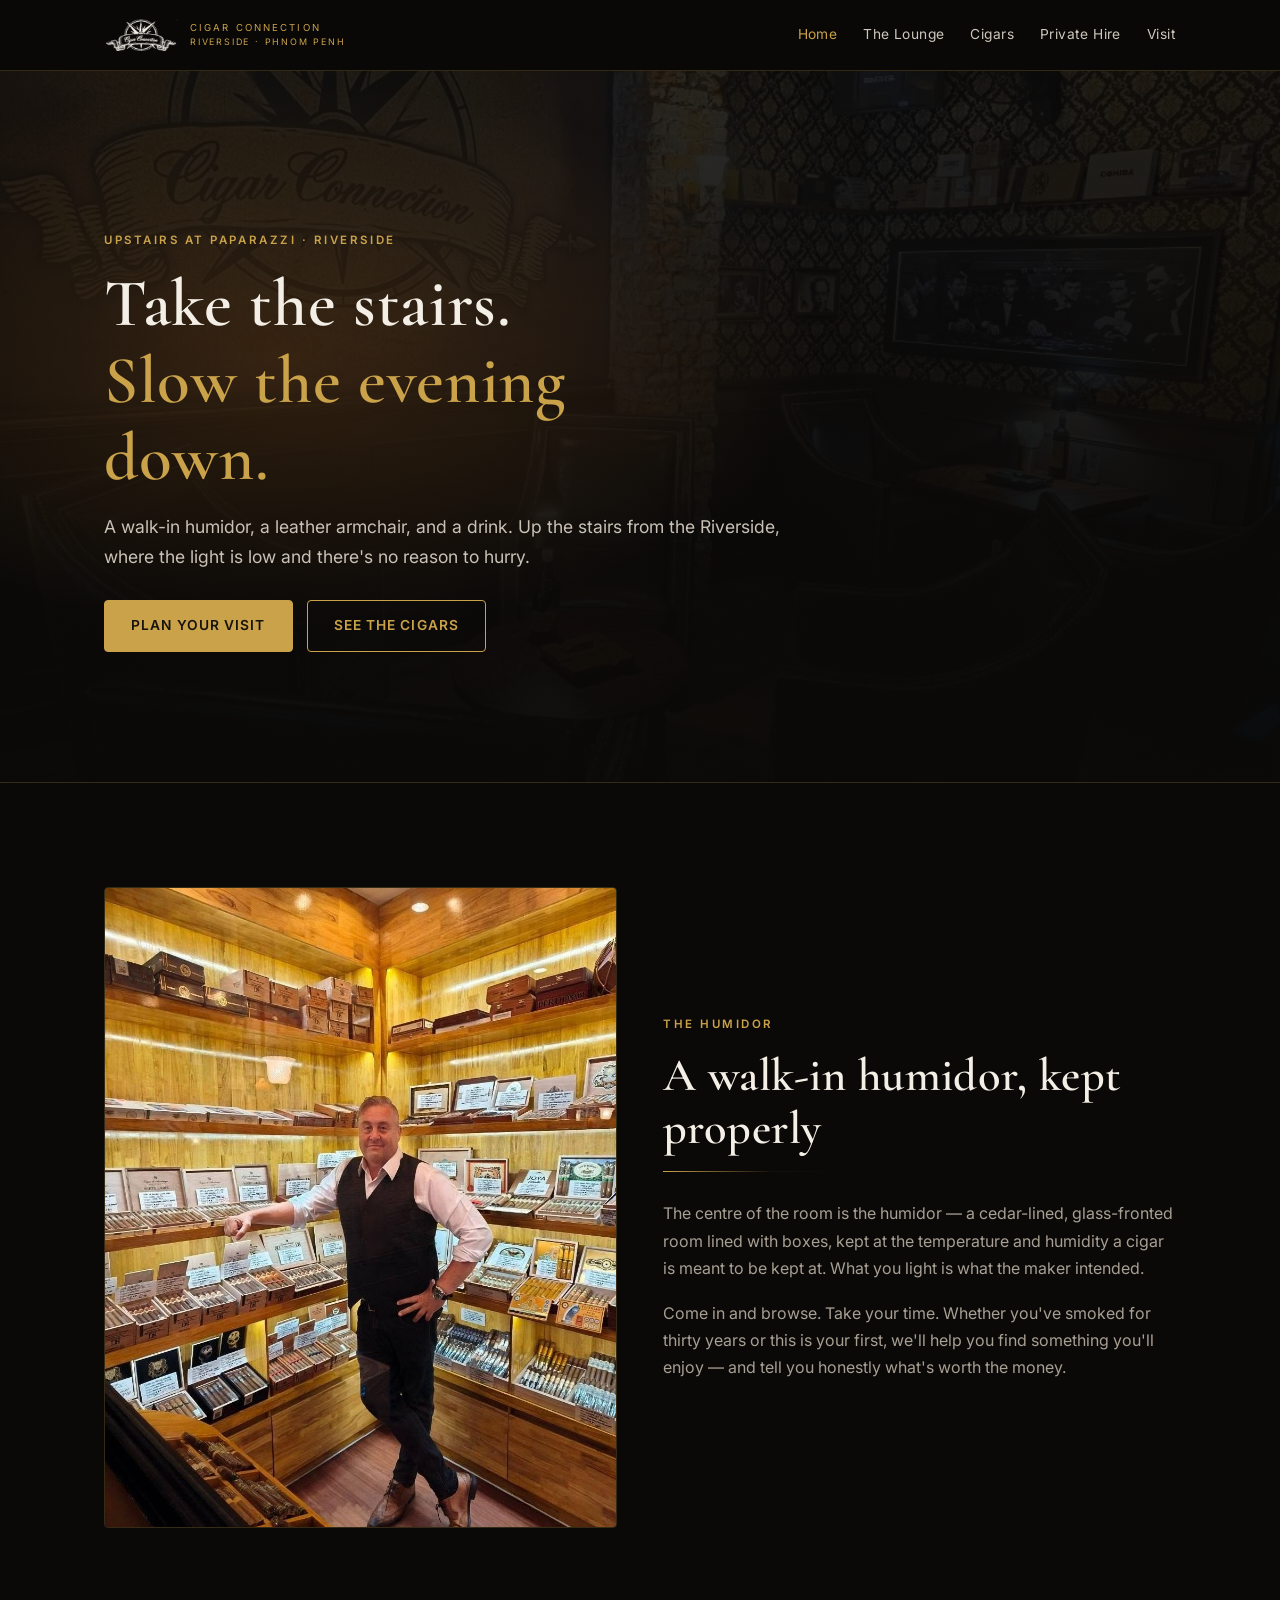
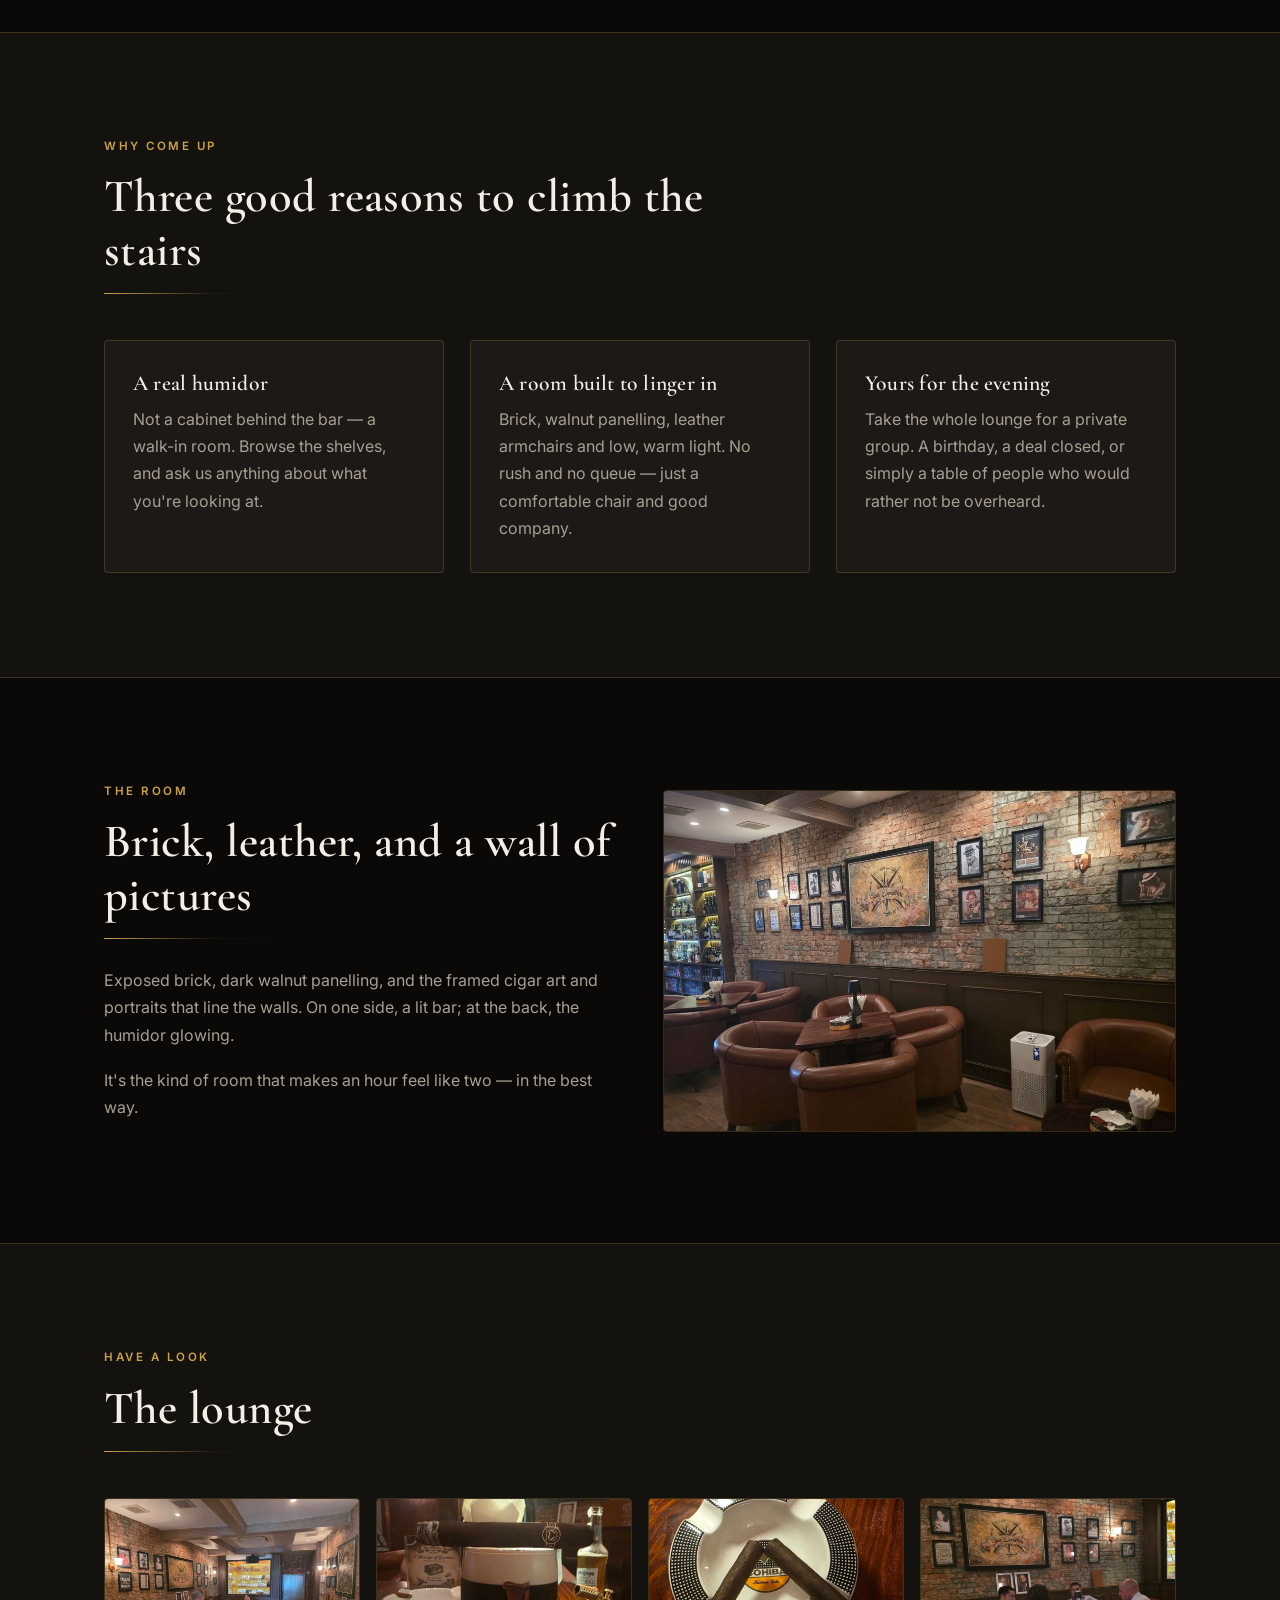
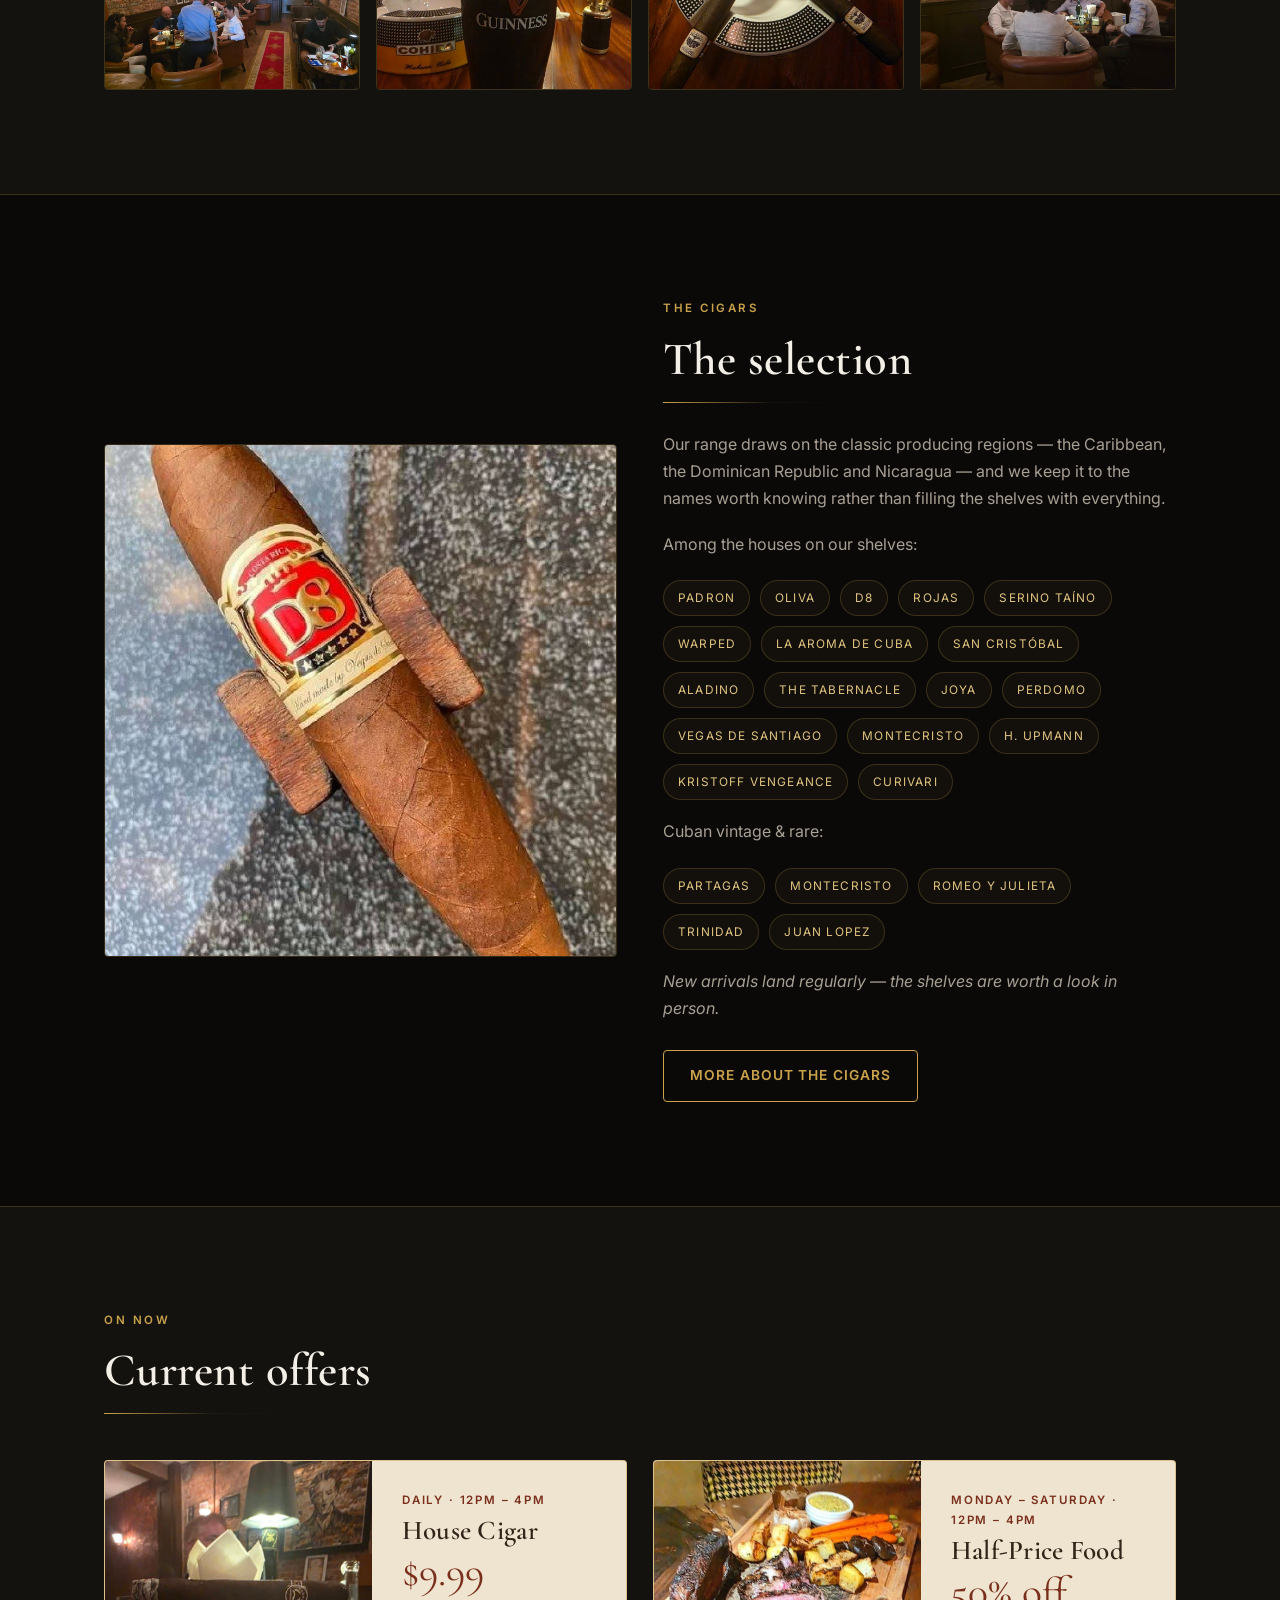
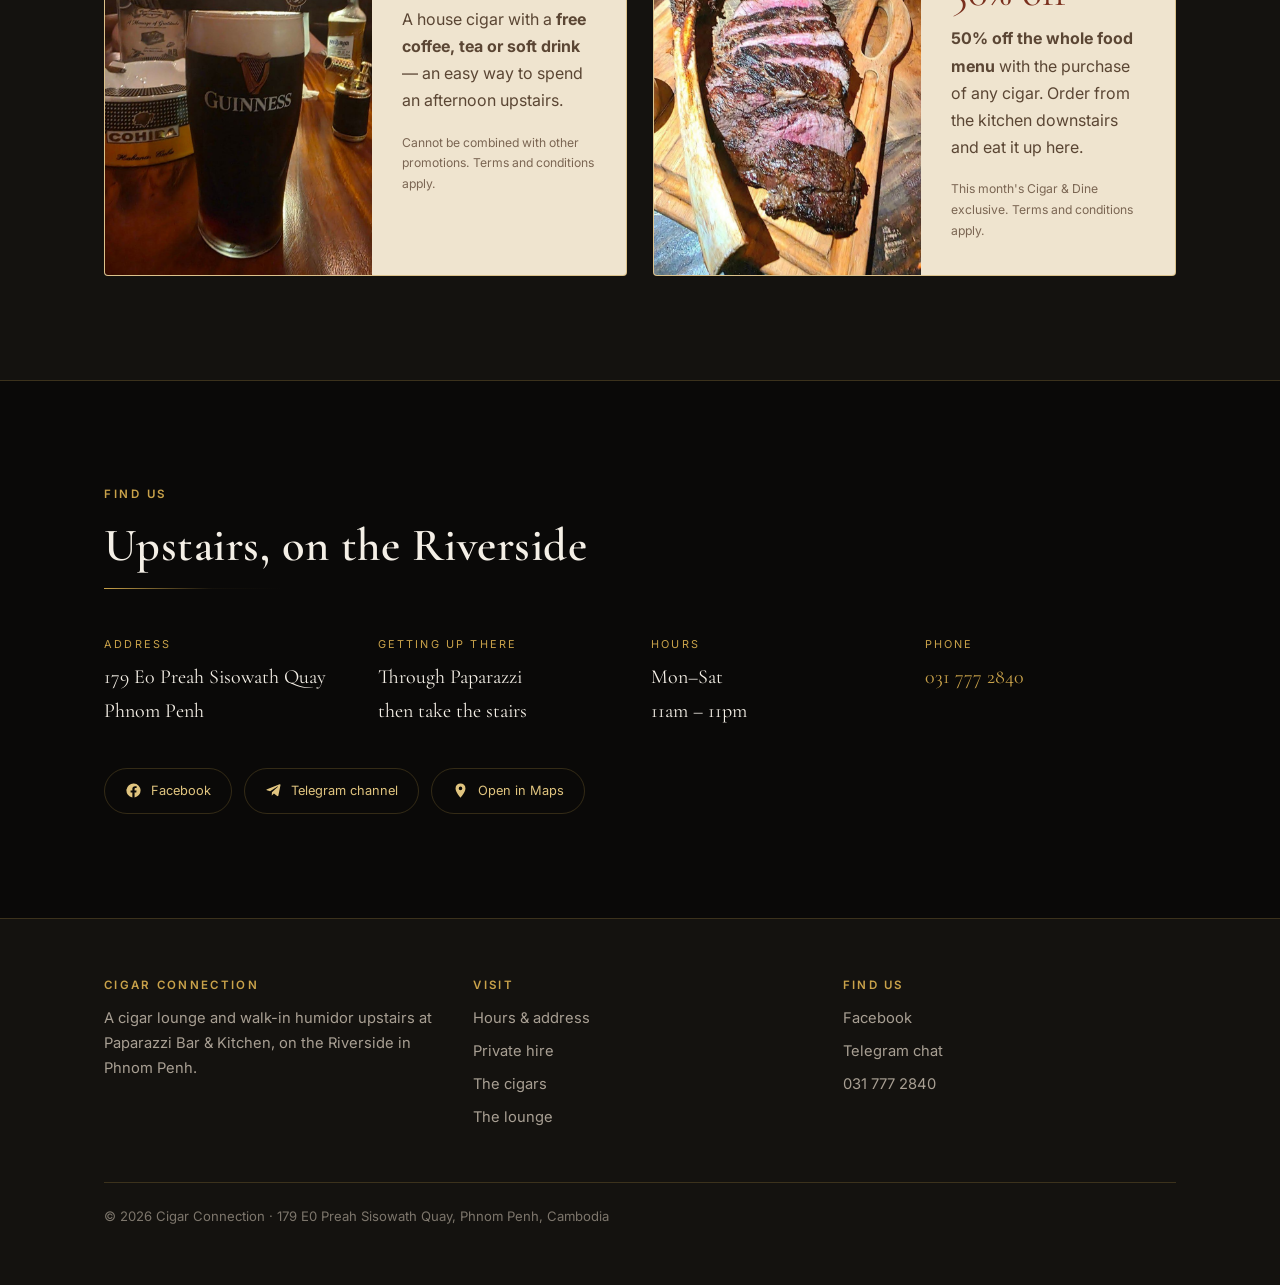
<file: index.html>
<!DOCTYPE html>
<html lang="en">
<head>
  <meta charset="UTF-8" />
  <script>document.documentElement.className += ' js';</script>
  <meta name="viewport" content="width=device-width, initial-scale=1.0" />
  <title>Cigar Connection | Cigar Lounge &amp; Walk-In Humidor — Riverside, Phnom Penh</title>
  <meta name="description" content="Cigar Connection is the cigar lounge upstairs at Paparazzi on Phnom Penh's Riverside — a walk-in humidor, leather armchairs, whisky and cigars, and a quiet corner over the river." />
  <meta name="theme-color" content="#0a0908" />

  <meta property="og:type" content="website" />
  <meta property="og:title" content="Cigar Connection — Cigar Lounge, Riverside Phnom Penh" />
  <meta property="og:description" content="A walk-in humidor and a leather armchair upstairs at Paparazzi, on the Riverside." />
  <meta property="og:image" content="https://cigarconnectionpp.com/images/lounge-full.jpg" />

  <link rel="icon" href="favicon.png" />
  <link rel="preconnect" href="https://fonts.googleapis.com" />
  <link rel="preconnect" href="https://fonts.gstatic.com" crossorigin />
  <link href="https://fonts.googleapis.com/css2?family=Cormorant+Garamond:wght@500;600;700&family=Inter:wght@400;500;600;700&display=swap" rel="stylesheet" />
  <link rel="stylesheet" href="style.css" />

  <!-- Local SEO. Facts marked TBC are pending confirmation from the client. -->
  <script type="application/ld+json">
  {
    "@context": "https://schema.org",
    "@type": "BarOrPub",
    "name": "Cigar Connection",
    "description": "Cigar lounge and walk-in humidor upstairs at Paparazzi Bar & Kitchen, Riverside, Phnom Penh. A selection of Dominican, Caribbean and Nicaraguan cigars, spirits and wine, and private group hire.",
    "image": "https://cigarconnectionpp.com/images/lounge-full.jpg",
    "url": "https://cigarconnectionpp.com/",
    "hasMap": "https://www.google.com/maps/place/Cigar+Connection+@Paparazzi/@11.5726712,104.9264021,1125m/data=!3m2!1e3!4b1!4m6!3m5!1s0x310951003bdbff75:0xdc2b93c112806539!8m2!3d11.572666!4d104.928977!16s%2Fg%2F11ltjxxmj7",
    "geo": {
      "@type": "GeoCoordinates",
      "latitude": 11.572666,
      "longitude": 104.928977
    },
    "priceRange": "$$",
    "address": {
      "@type": "PostalAddress",
      "streetAddress": "179 E0 Preah Sisowath Quay",
      "addressLocality": "Phnom Penh",
      "addressCountry": "KH"
    },
    "telephone": "+855 31 777 2840",
    "openingHoursSpecification": [{
      "@type": "OpeningHoursSpecification",
      "dayOfWeek": ["Monday","Tuesday","Wednesday","Thursday","Friday","Saturday"],
      "opens": "11:00",
      "closes": "23:00"
    }],
    "acceptsReservations": "True",
    "sameAs": [
      "https://t.me/cigarconnectionpp_bot",
      "https://www.facebook.com/CigarConnectionKH",
      "https://t.me/cigarconnectionphnompenh",
      "https://www.google.com/maps/place/Cigar+Connection+@Paparazzi/@11.5726712,104.9264021,1125m/data=!3m2!1e3!4b1!4m6!3m5!1s0x310951003bdbff75:0xdc2b93c112806539!8m2!3d11.572666!4d104.928977!16s%2Fg%2F11ltjxxmj7"
    ]
  }
  </script>
  <link rel="canonical" href="https://cigarconnectionpp.com/" />
  <meta property="og:url" content="https://cigarconnectionpp.com/" />
  <link rel="apple-touch-icon" href="images/apple-touch-icon.png" />
</head>
<body>
  <a href="#main" class="skip-link">Skip to content</a>

  <header class="site-header">
    <div class="wrap">
      <a href="index.html" class="brand">
        <img src="images/logo-light.png" alt="" class="brand-logo" />
        <span class="brand-text">Cigar Connection<span>Riverside · Phnom Penh</span></span>
      </a>
      <nav class="nav" id="main-nav" aria-label="Main">
        <a href="index.html" aria-current="page">Home</a>
        <a href="the-lounge.html">The Lounge</a>
        <a href="cigars.html">Cigars</a>
        <a href="private-hire.html">Private Hire</a>
        <a href="visit.html">Visit</a>
      </nav>
        <button class="nav-toggle" type="button" aria-label="Menu"
                aria-expanded="false" aria-controls="main-nav">
          <span class="nav-toggle-bars" aria-hidden="true"><i></i><i></i><i></i></span>
        </button>
    </div>
  </header>

  <main id="main">

    <!-- ============ HERO ============ -->
    <section class="hero">
      <img src="images/hero-lounge.jpg" alt="The Cigar Connection lounge: the compass logo painted on the wall above brown leather armchairs" class="photo photo-hero" / decoding="async" decoding="async" fetchpriority="high">
      <div class="wrap">
        <p class="kicker">Upstairs at Paparazzi · Riverside</p>
        <h1>Take the stairs. <span class="brass">Slow the evening down.</span></h1>
        <p class="lede">
          A walk-in humidor, a leather armchair, and a drink. Up the stairs from the Riverside,
          where the light is low and there's no reason to hurry.
        </p>
        <div class="cta-row">
          <a href="visit.html" class="btn">Plan your visit</a>
          <a href="cigars.html" class="btn btn-ghost">See the cigars</a>
        </div>
      </div>
    </section>

    <!-- ============ THE HUMIDOR ============ -->
    <section>
      <div class="wrap feature">
        <div class="feature-media">
          <img src="images/humidor-interior.jpg" alt="Inside the walk-in humidor at Cigar Connection, wooden shelves lined with boxes of cigars" class="photo photo-tall" / decoding="async" loading="lazy" decoding="async">
        </div>
        <div>
          <p class="kicker">The humidor</p>
          <h2>A walk-in humidor, kept properly</h2>
          <hr class="rule" />
          <p>
            The centre of the room is the humidor — a cedar-lined, glass-fronted room lined with
            boxes, kept at the temperature and humidity a cigar is meant to be kept at. What you
            light is what the maker intended.
          </p>
          <p>
            Come in and browse. Take your time. Whether you've smoked for thirty years or this is
            your first, we'll help you find something you'll enjoy — and tell you honestly what's
            worth the money.
          </p>
        </div>
      </div>
    </section>

    <!-- ============ THREE REASONS ============ -->
    <section class="section-alt">
      <div class="wrap">
        <div class="section-head">
          <p class="kicker">Why come up</p>
          <h2>Three good reasons to climb the stairs</h2>
          <hr class="rule" />
        </div>
        <div class="grid grid-3">
          <article class="card">
            <h3>A real humidor</h3>
            <p>
              Not a cabinet behind the bar — a walk-in room. Browse the shelves, and ask us
              anything about what you're looking at.
            </p>
          </article>
          <article class="card">
            <h3>A room built to linger in</h3>
            <p>
              Brick, walnut panelling, leather armchairs and low, warm light. No rush and no
              queue — just a comfortable chair and good company.
            </p>
          </article>
          <article class="card">
            <h3>Yours for the evening</h3>
            <p>
              Take the whole lounge for a private group. A birthday, a deal closed, or simply a
              table of people who would rather not be overheard.
            </p>
          </article>
        </div>
      </div>
    </section>

    <!-- ============ THE ROOM ============ -->
    <section>
      <div class="wrap feature flip">
        <div class="feature-media">
          <img src="images/room-wide.jpg" alt="The brick wall of the lounge hung with framed vintage cigar artwork and portraits, with leather armchairs below and a lit bar to one side" class="photo photo-wide" / decoding="async" loading="lazy" decoding="async">
        </div>
        <div>
          <p class="kicker">The room</p>
          <h2>Brick, leather, and a wall of pictures</h2>
          <hr class="rule" />
          <p>
            Exposed brick, dark walnut panelling, and the framed cigar art and portraits that
            line the walls. On one side, a lit bar; at the back, the humidor glowing.
          </p>
          <p>
            It's the kind of room that makes an hour feel like two — in the best way.
          </p>
        </div>
      </div>
    </section>

    <!-- ============ GALLERY ============ -->
    <section class="section-alt">
      <div class="wrap">
        <div class="section-head">
          <p class="kicker">Have a look</p>
          <h2>The lounge</h2>
          <hr class="rule" />
        </div>
        <div class="gallery">
          <img src="images/lounge-full.jpg" alt="The Cigar Connection lounge in the evening, guests smoking cigars in leather armchairs with the humidor lit at the back of the room" class="photo" / decoding="async" loading="lazy" decoding="async">
          <img src="images/pairing-guinness.jpg" alt="A pint of Guinness on a wooden table beside a large cigar resting on a Cohiba ashtray" class="photo" / decoding="async" loading="lazy" decoding="async">
          <img src="images/cigars-pair.jpg" alt="Two cigars resting crossed on a Cohiba ashtray on a polished wooden table" class="photo" / decoding="async" loading="lazy" decoding="async">
          <img src="images/lounge-group.jpg" alt="Guests seated in leather armchairs around a table beneath the framed Cigar Connection artwork" class="photo" / decoding="async" loading="lazy" decoding="async">
        </div>
      </div>
    </section>

    <!-- ============ CIGARS ============ -->
    <section>
      <div class="wrap feature">
        <div class="feature-media">
          <img src="images/cigar-single.jpg" alt="A cigar resting on a wooden stand, band visible" class="photo photo-square" / decoding="async" loading="lazy" decoding="async">
        </div>
        <div>
          <p class="kicker">The cigars</p>
          <h2>The selection</h2>
          <hr class="rule" />
          <p>
            Our range draws on the classic producing regions — the Caribbean, the Dominican
            Republic and Nicaragua — and we keep it to the names worth knowing rather than
            filling the shelves with everything.
          </p>
          <p style="margin-bottom:6px">Among the houses on our shelves:</p>
          <ul class="chips">
            <li>Padron</li>
            <li>Oliva</li>
            <li>D8</li>
            <li>Rojas</li>
            <li>Serino Taíno</li>
            <li>Warped</li>
            <li>La Aroma de Cuba</li>
            <li>San Cristóbal</li>
            <li>Aladino</li>
            <li>The Tabernacle</li>
            <li>Joya</li>
            <li>Perdomo</li>
            <li>Vegas de Santiago</li>
            <li>Montecristo</li>
            <li>H. Upmann</li>
            <li>Kristoff Vengeance</li>
            <li>Curivari</li>
          </ul>
          <p style="margin-bottom:6px;margin-top:18px">Cuban vintage &amp; rare:</p>
          <ul class="chips">
            <li>Partagas</li>
            <li>Montecristo</li>
            <li>Romeo y Julieta</li>
            <li>Trinidad</li>
            <li>Juan Lopez</li>
          </ul>
          <p class="offer-fine" style="color:var(--muted);margin-top:18px">
            <em>New arrivals land regularly — the shelves are worth a look in person.</em>
          </p>
          <div class="cta-row">
            <a href="cigars.html" class="btn btn-ghost">More about the cigars</a>
          </div>
        </div>
      </div>
    </section>

    <!-- ============ OFFERS ============ -->
    <section class="section-alt">
      <div class="wrap">
        <div class="section-head">
          <p class="kicker">On now</p>
          <h2>Current offers</h2>
          <hr class="rule" />
        </div>

        <div class="grid grid-2">
          <div class="offer">
            <img src="images/pairing-guinness.jpg" alt="A cigar and a pint of Guinness on the table" / decoding="async" loading="lazy" decoding="async">
            <div class="offer-body">
              <p class="offer-when">Daily · 12pm – 4pm</p>
              <h3>House Cigar</h3>
              <p class="offer-price">$9.99</p>
              <p>
                A house cigar with a <strong>free coffee, tea or soft drink</strong> — an easy
                way to spend an afternoon upstairs.
              </p>
              <p class="offer-fine">Cannot be combined with other promotions. Terms and conditions apply.</p>
            </div>
          </div>

          <div class="offer">
            <img src="images/food-steak.jpg" alt="Grilled steak served on a wooden board" / decoding="async" loading="lazy" decoding="async">
            <div class="offer-body">
              <p class="offer-when">Monday – Saturday · 12pm – 4pm</p>
              <h3>Half-Price Food</h3>
              <p class="offer-price">50% off</p>
              <p>
                <strong>50% off the whole food menu</strong> with the purchase of any cigar.
                Order from the kitchen downstairs and eat it up here.
              </p>
              <!-- TBC: the client's poster says "September Cigar & Dine Exclusive" — this is a
                   monthly promotion, so the month must be updated or the copy generalised. -->
              <p class="offer-fine">This month's Cigar &amp; Dine exclusive. Terms and conditions apply.</p>
            </div>
          </div>
        </div>
      </div>
    </section>

    <!-- ============ VISIT ============ -->
    <section>
      <div class="wrap">
        <div class="section-head">
          <p class="kicker">Find us</p>
          <h2>Upstairs, on the Riverside</h2>
          <hr class="rule" />
        </div>
        <div class="facts">
          <div>
            <p class="fact-label">Address</p>
            <p class="fact-value">179 E0 Preah Sisowath Quay<br />Phnom Penh</p>
          </div>
          <div>
            <p class="fact-label">Getting up there</p>
            <!-- TBC: confirm the entrance route with the client -->
            <p class="fact-value">Through Paparazzi<br />then take the stairs</p>
          </div>
          <div>
            <p class="fact-label">Hours</p>
            <!-- TBC: Paparazzi's hours — confirm the lounge keeps the same -->
            <p class="fact-value">Mon–Sat<br />11am – 11pm</p>
          </div>
          <div>
            <p class="fact-label">Phone</p>
            <p class="fact-value"><a href="tel:+855317772840">031 777 2840</a></p>
          </div>
        </div>

        <div class="socials">
          <a href="https://www.facebook.com/CigarConnectionKH" target="_blank" rel="noopener">
            <svg viewBox="0 0 24 24" aria-hidden="true"><path d="M22 12a10 10 0 1 0-11.6 9.9v-7H7.9V12h2.5V9.8c0-2.5 1.5-3.9 3.8-3.9 1.1 0 2.2.2 2.2.2v2.5h-1.3c-1.2 0-1.6.8-1.6 1.6V12h2.8l-.4 2.9h-2.4v7A10 10 0 0 0 22 12Z"/></svg>
            Facebook
          </a>
          <a href="https://t.me/cigarconnectionpp_bot" target="_blank" rel="noopener">
            <svg viewBox="0 0 24 24" aria-hidden="true"><path d="M21.9 4.3 18.9 19c-.2 1-.8 1.2-1.7.8l-4.6-3.4-2.2 2.1c-.3.3-.5.5-.9.5l.3-4.7 8.5-7.7c.4-.3-.1-.5-.6-.2L7.2 12.9l-4.5-1.4c-1-.3-1-1 .2-1.4l17.6-6.8c.8-.3 1.6.2 1.4 1Z"/></svg>
            Telegram channel
          </a>
          <a href="https://www.google.com/maps/place/Cigar+Connection+@Paparazzi/@11.5726712,104.9264021,1125m/data=!3m2!1e3!4b1!4m6!3m5!1s0x310951003bdbff75:0xdc2b93c112806539!8m2!3d11.572666!4d104.928977!16s%2Fg%2F11ltjxxmj7" target="_blank" rel="noopener">
            <svg viewBox="0 0 24 24" aria-hidden="true"><path d="M12 2a7 7 0 0 0-7 7c0 5.2 7 13 7 13s7-7.8 7-13a7 7 0 0 0-7-7Zm0 9.5A2.5 2.5 0 1 1 12 6.5a2.5 2.5 0 0 1 0 5Z"/></svg>
            Open in Maps
          </a>
        </div>
      </div>
    </section>

  </main>

  <footer class="site-footer">
    <div class="wrap">
      <div class="footer-grid">
        <div>
          <h3>Cigar Connection</h3>
          <p style="margin:0;color:var(--muted)">
            A cigar lounge and walk-in humidor upstairs at Paparazzi Bar &amp; Kitchen,
            on the Riverside in Phnom Penh.
          </p>
        </div>
        <div>
          <h3>Visit</h3>
          <a href="visit.html">Hours &amp; address</a>
          <a href="private-hire.html">Private hire</a>
          <a href="cigars.html">The cigars</a>
          <a href="the-lounge.html">The lounge</a>
        </div>
        <div>
          <h3>Find us</h3>
          <a href="https://www.facebook.com/CigarConnectionKH" target="_blank" rel="noopener">Facebook</a>
          <a href="https://t.me/cigarconnectionpp_bot" target="_blank" rel="noopener">Telegram chat</a>
          <a href="tel:+855317772840">031 777 2840</a>
        </div>
      </div>
      <p class="footer-legal">
        &copy; <span id="year">2026</span> Cigar Connection · 179 E0 Preah Sisowath Quay, Phnom Penh, Cambodia
      </p>
    </div>
  </footer>

  <script>document.getElementById('year').textContent = new Date().getFullYear();</script>
  <script src="nav.js" defer></script>
</body>
</html>
</file>
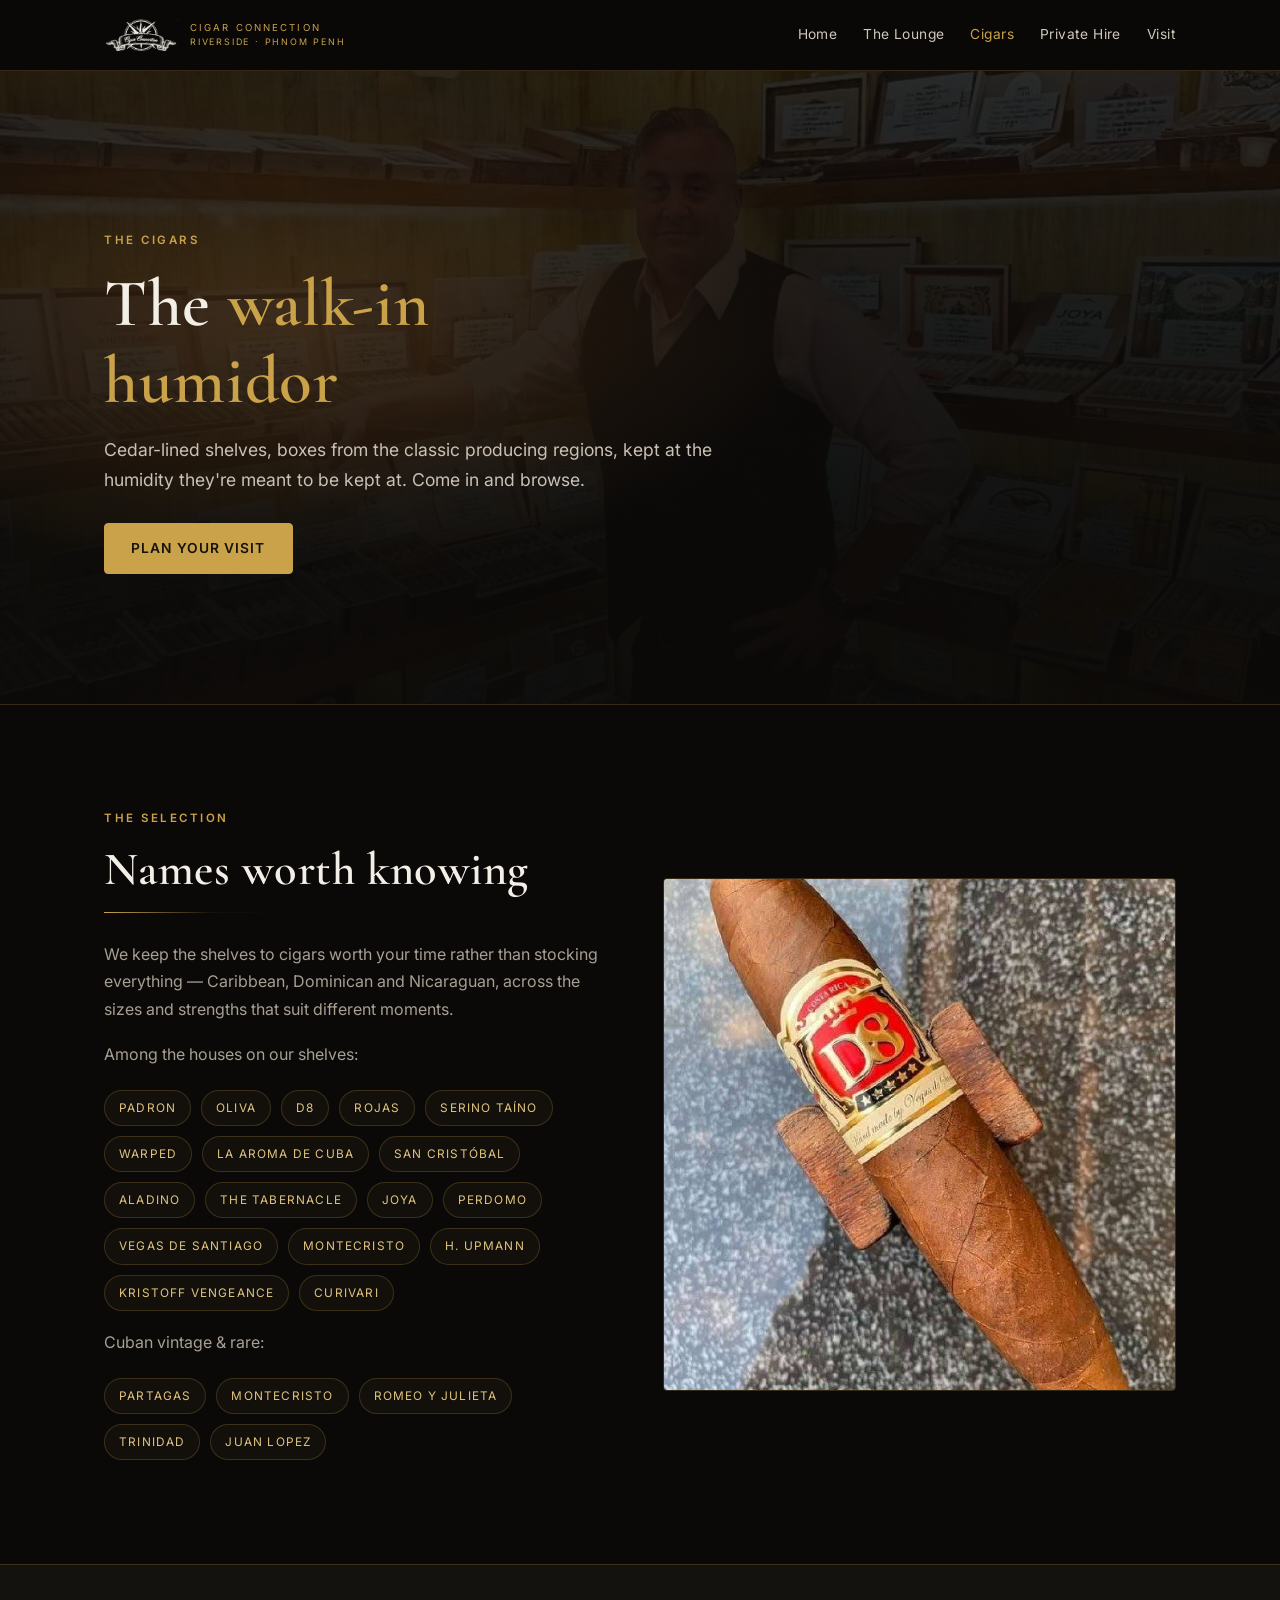
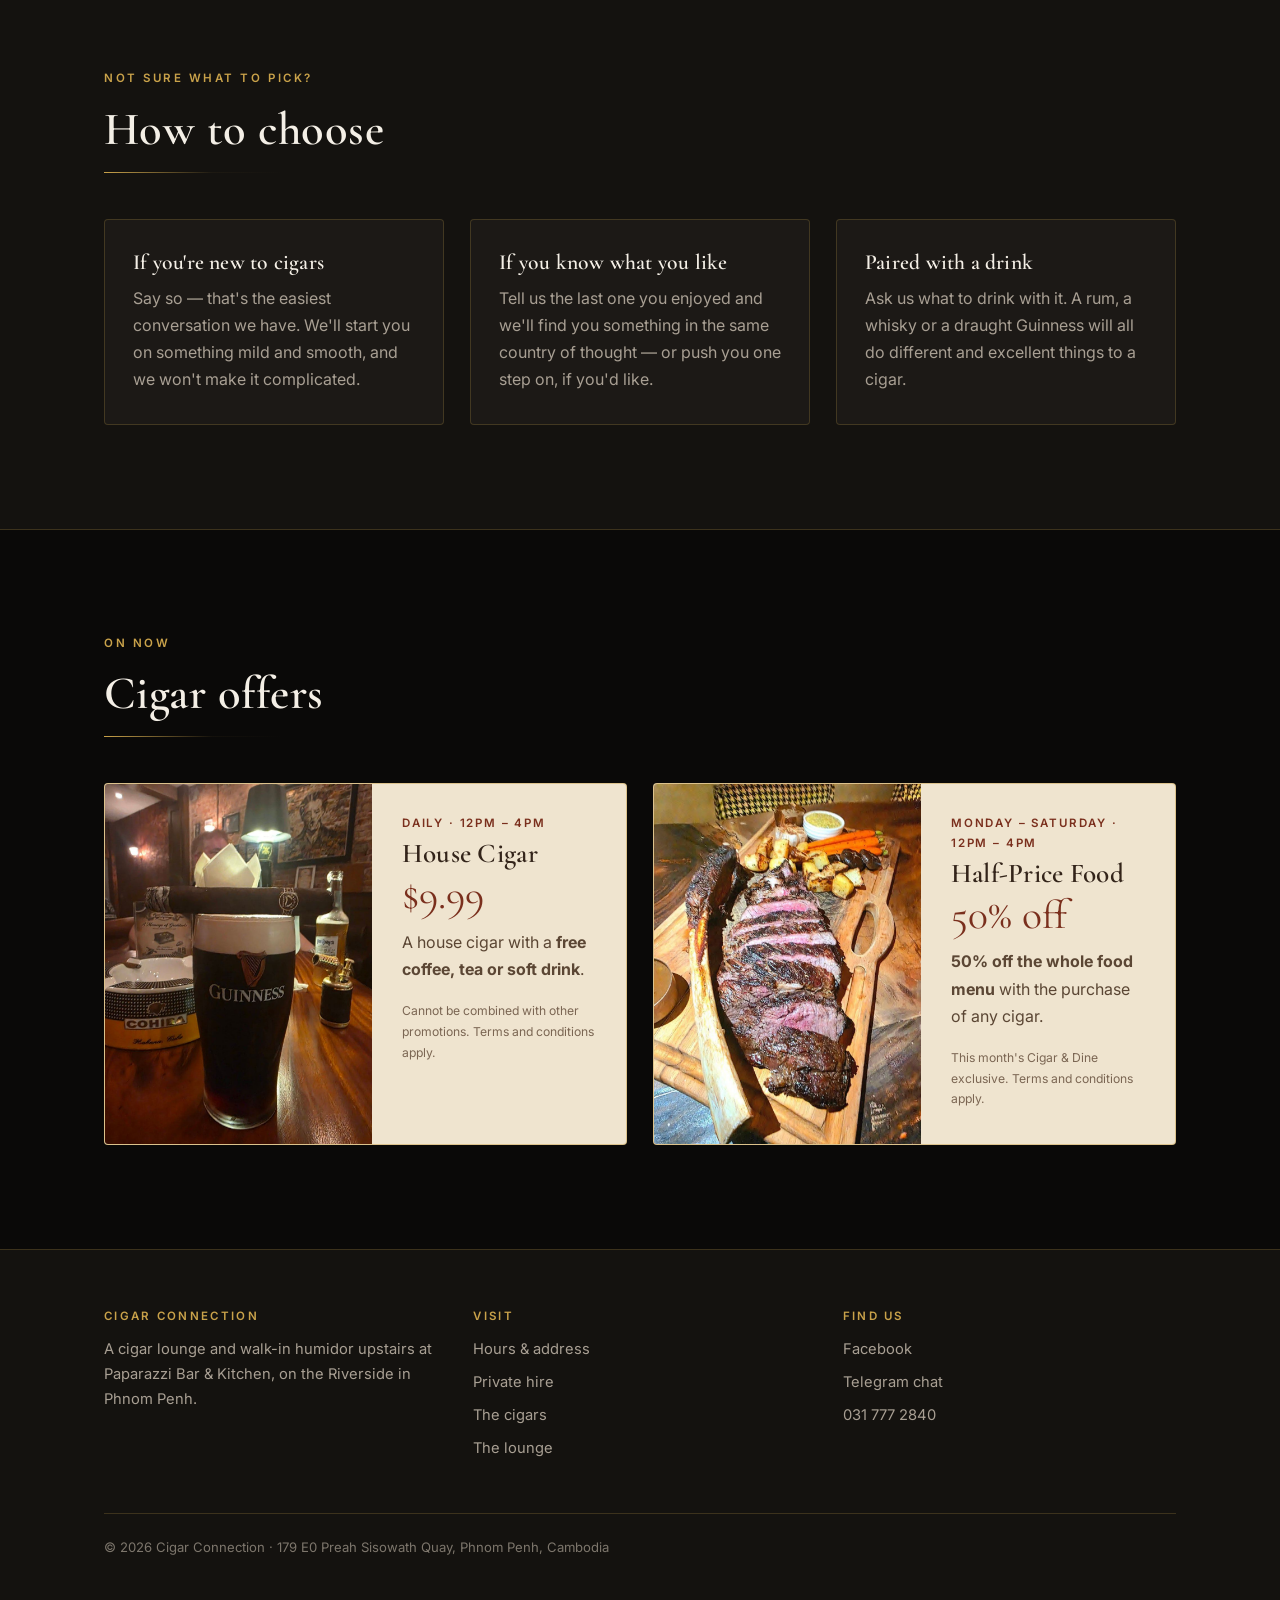
<file: cigars.html>
<!DOCTYPE html>
<html lang="en">
<head>
  <meta charset="UTF-8" />
  <script>document.documentElement.className += ' js';</script>
  <meta name="viewport" content="width=device-width, initial-scale=1.0" />
  <title>The Cigars | Cigar Connection — Walk-In Humidor, Phnom Penh</title>
  <meta name="description" content="The cigar selection at Cigar Connection, Phnom Penh: a walk-in humidor with Caribbean, Dominican and Nicaraguan cigars — Padron, Oliva, La Aroma de Cuba, H. Upmann, Joya, Perdomo, Montecristo and more." />
  <meta name="theme-color" content="#0a0908" />
  <meta property="og:type" content="website" />
  <meta property="og:title" content="The Cigars — Cigar Connection" />
  <meta property="og:description" content="A walk-in humidor with Caribbean, Dominican and Nicaraguan cigars." />
  <meta property="og:image" content="https://cigarconnectionpp.com/images/humidor-interior.jpg" />
  <link rel="icon" href="favicon.png" />
  <link rel="preconnect" href="https://fonts.googleapis.com" />
  <link rel="preconnect" href="https://fonts.gstatic.com" crossorigin />
  <link href="https://fonts.googleapis.com/css2?family=Cormorant+Garamond:wght@500;600;700&family=Inter:wght@400;500;600;700&display=swap" rel="stylesheet" />
  <link rel="stylesheet" href="style.css" />
  <link rel="canonical" href="https://cigarconnectionpp.com/cigars.html" />
  <meta property="og:url" content="https://cigarconnectionpp.com/cigars.html" />
  <link rel="apple-touch-icon" href="images/apple-touch-icon.png" />
</head>
<body>
  <a href="#main" class="skip-link">Skip to content</a>
  <header class="site-header">
    <div class="wrap">
      <a href="index.html" class="brand">
        <img src="images/logo-light.png" alt="" class="brand-logo" />
        <span class="brand-text">Cigar Connection<span>Riverside · Phnom Penh</span></span>
      </a>
      <nav class="nav" id="main-nav" aria-label="Main">
        <a href="index.html">Home</a>
        <a href="the-lounge.html">The Lounge</a>
        <a href="cigars.html" aria-current="page">Cigars</a>
        <a href="private-hire.html">Private Hire</a>
        <a href="visit.html">Visit</a>
      </nav>
        <button class="nav-toggle" type="button" aria-label="Menu"
                aria-expanded="false" aria-controls="main-nav">
          <span class="nav-toggle-bars" aria-hidden="true"><i></i><i></i><i></i></span>
        </button>
    </div>
  </header>

  <main id="main">
    <section class="hero">
      <img src="images/humidor-interior.jpg" alt="Wooden shelves lined with boxes of cigars inside the walk-in humidor" class="photo photo-hero" / decoding="async" fetchpriority="high">
      <div class="wrap">
        <p class="kicker">The cigars</p>
        <h1>The <span class="brass">walk-in humidor</span></h1>
        <p class="lede">
          Cedar-lined shelves, boxes from the classic producing regions, kept at the humidity
          they're meant to be kept at. Come in and browse.
        </p>
        <div class="cta-row">
          <a href="visit.html" class="btn">Plan your visit</a>
        </div>
      </div>
    </section>

    <section>
      <div class="wrap feature flip">
        <div class="feature-media">
          <img src="images/cigar-single.jpg" alt="A cigar resting on a wooden stand, showing the band" class="photo photo-square" / loading="lazy" decoding="async">
        </div>
        <div>
          <p class="kicker">The selection</p>
          <h2>Names worth knowing</h2>
          <hr class="rule" />
          <p>
            We keep the shelves to cigars worth your time rather than stocking everything —
            Caribbean, Dominican and Nicaraguan, across the sizes and strengths that suit
            different moments.
          </p>
          <p style="margin-bottom:0">Among the houses on our shelves:</p>
          <ul class="chips">
            <li>Padron</li>
            <li>Oliva</li>
            <li>D8</li>
            <li>Rojas</li>
            <li>Serino Taíno</li>
            <li>Warped</li>
            <li>La Aroma de Cuba</li>
            <li>San Cristóbal</li>
            <li>Aladino</li>
            <li>The Tabernacle</li>
            <li>Joya</li>
            <li>Perdomo</li>
            <li>Vegas de Santiago</li>
            <li>Montecristo</li>
            <li>H. Upmann</li>
            <li>Kristoff Vengeance</li>
            <li>Curivari</li>
          </ul>
          <p style="margin-bottom:6px;margin-top:18px">Cuban vintage &amp; rare:</p>
          <ul class="chips">
            <li>Partagas</li>
            <li>Montecristo</li>
            <li>Romeo y Julieta</li>
            <li>Trinidad</li>
            <li>Juan Lopez</li>
          </ul>
        </div>
      </div>
    </section>

    <section class="section-alt">
      <div class="wrap">
        <div class="section-head">
          <p class="kicker">Not sure what to pick?</p>
          <h2>How to choose</h2>
          <hr class="rule" />
        </div>
        <div class="grid grid-3">
          <article class="card">
            <h3>If you're new to cigars</h3>
            <p>
              Say so — that's the easiest conversation we have. We'll start you on something
              mild and smooth, and we won't make it complicated.
            </p>
          </article>
          <article class="card">
            <h3>If you know what you like</h3>
            <p>
              Tell us the last one you enjoyed and we'll find you something in the same country
              of thought — or push you one step on, if you'd like.
            </p>
          </article>
          <article class="card">
            <h3>Paired with a drink</h3>
            <p>
              Ask us what to drink with it. A rum, a whisky or a draught Guinness will all do
              different and excellent things to a cigar.
            </p>
          </article>
        </div>
      </div>
    </section>

    <section>
      <div class="wrap">
        <div class="section-head">
          <p class="kicker">On now</p>
          <h2>Cigar offers</h2>
          <hr class="rule" />
        </div>
        <div class="grid grid-2">
          <div class="offer">
            <img src="images/pairing-guinness.jpg" alt="A cigar and a pint of Guinness" / loading="lazy" decoding="async">
            <div class="offer-body">
              <p class="offer-when">Daily · 12pm – 4pm</p>
              <h3>House Cigar</h3>
              <p class="offer-price">$9.99</p>
              <p>A house cigar with a <strong>free coffee, tea or soft drink</strong>.</p>
              <p class="offer-fine">Cannot be combined with other promotions. Terms and conditions apply.</p>
            </div>
          </div>
          <div class="offer">
            <img src="images/food-steak.jpg" alt="Grilled steak on a wooden board, from the Paparazzi kitchen" / loading="lazy" decoding="async">
            <div class="offer-body">
              <p class="offer-when">Monday – Saturday · 12pm – 4pm</p>
              <h3>Half-Price Food</h3>
              <p class="offer-price">50% off</p>
              <p><strong>50% off the whole food menu</strong> with the purchase of any cigar.</p>
              <p class="offer-fine">This month's Cigar &amp; Dine exclusive. Terms and conditions apply.</p>
            </div>
          </div>
        </div>
      </div>
    </section>
  </main>

  <footer class="site-footer">
    <div class="wrap">
      <div class="footer-grid">
        <div>
          <h3>Cigar Connection</h3>
          <p style="margin:0;color:var(--muted)">A cigar lounge and walk-in humidor upstairs at Paparazzi Bar &amp; Kitchen, on the Riverside in Phnom Penh.</p>
        </div>
        <div>
          <h3>Visit</h3>
          <a href="visit.html">Hours &amp; address</a>
          <a href="private-hire.html">Private hire</a>
          <a href="cigars.html">The cigars</a>
          <a href="the-lounge.html">The lounge</a>
        </div>
        <div>
          <h3>Find us</h3>
          <a href="https://www.facebook.com/CigarConnectionKH" target="_blank" rel="noopener">Facebook</a>
          <a href="https://t.me/cigarconnectionpp_bot" target="_blank" rel="noopener">Telegram chat</a>
          <a href="tel:+855317772840">031 777 2840</a>
        </div>
      </div>
      <p class="footer-legal">&copy; <span id="year">2026</span> Cigar Connection · 179 E0 Preah Sisowath Quay, Phnom Penh, Cambodia</p>
    </div>
  </footer>
  <script>document.getElementById('year').textContent = new Date().getFullYear();</script>
  <script src="nav.js" defer></script>
</body>
</html>
</file>
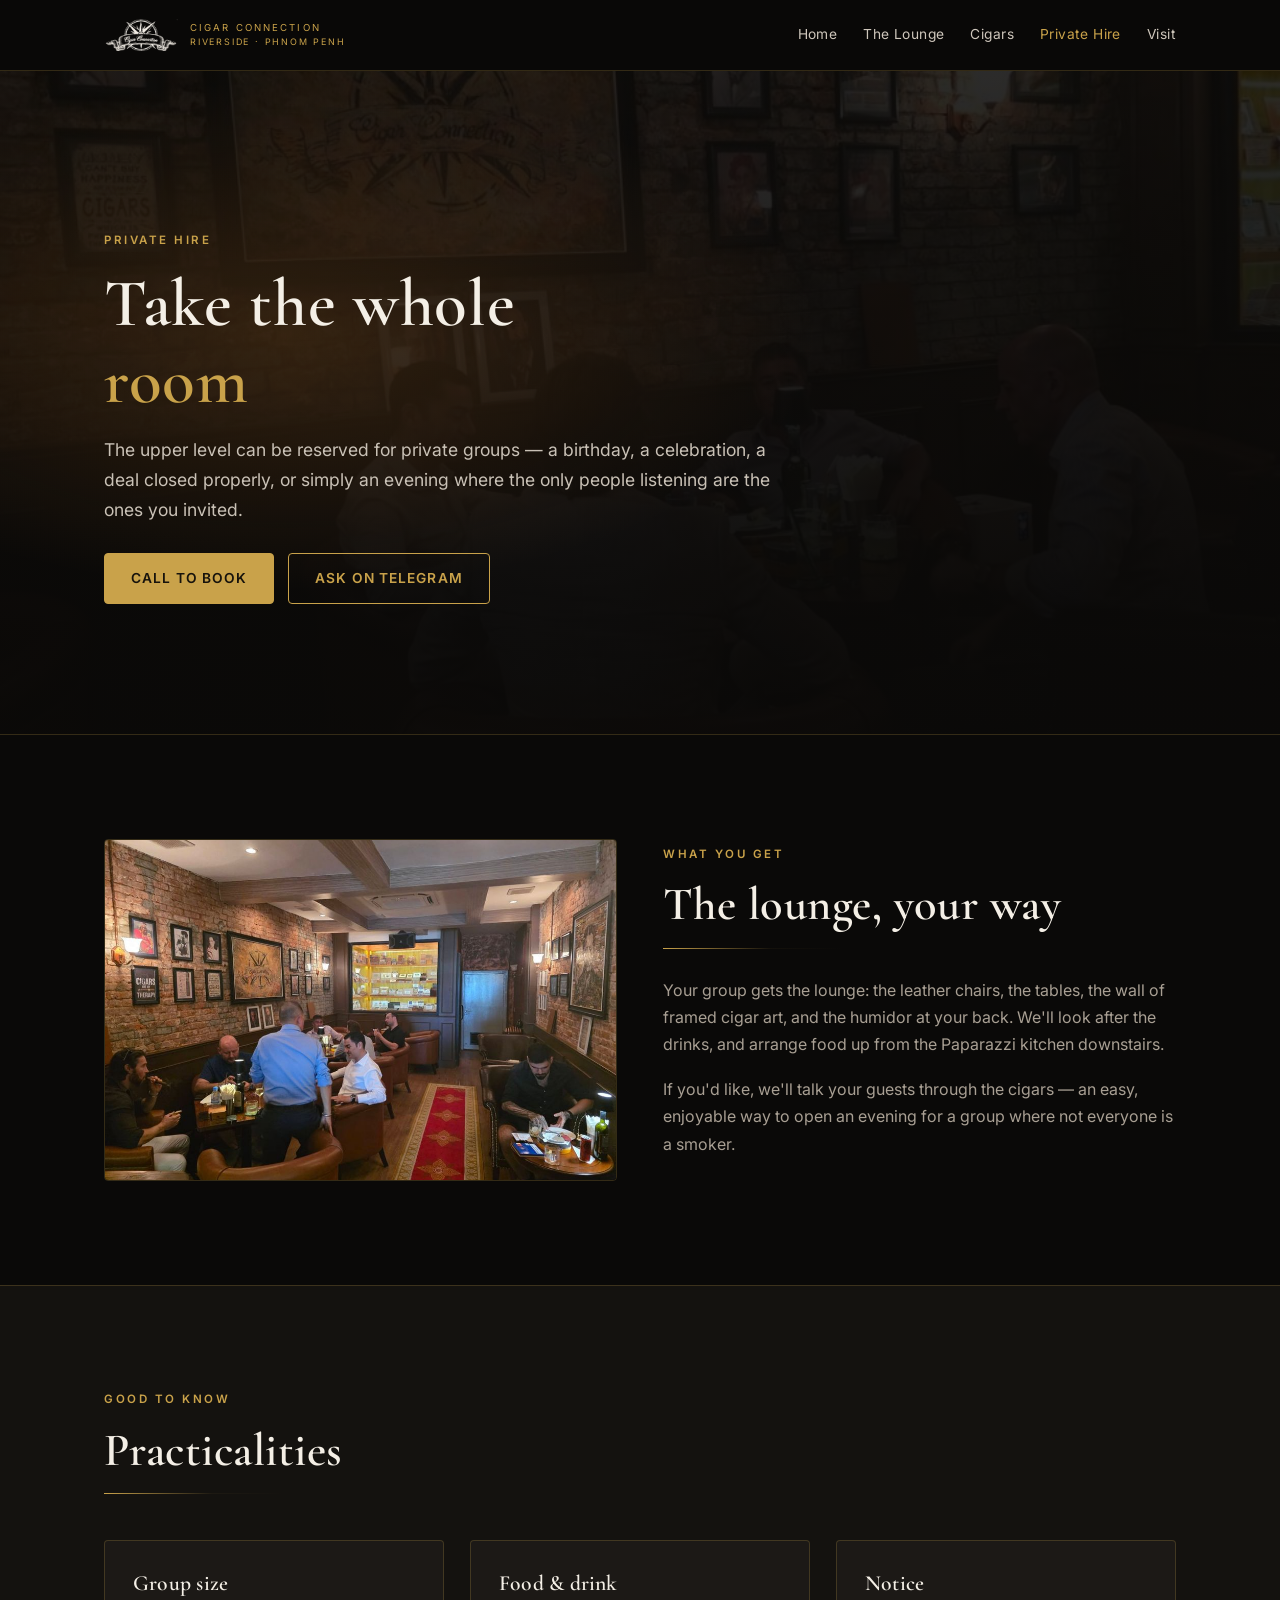
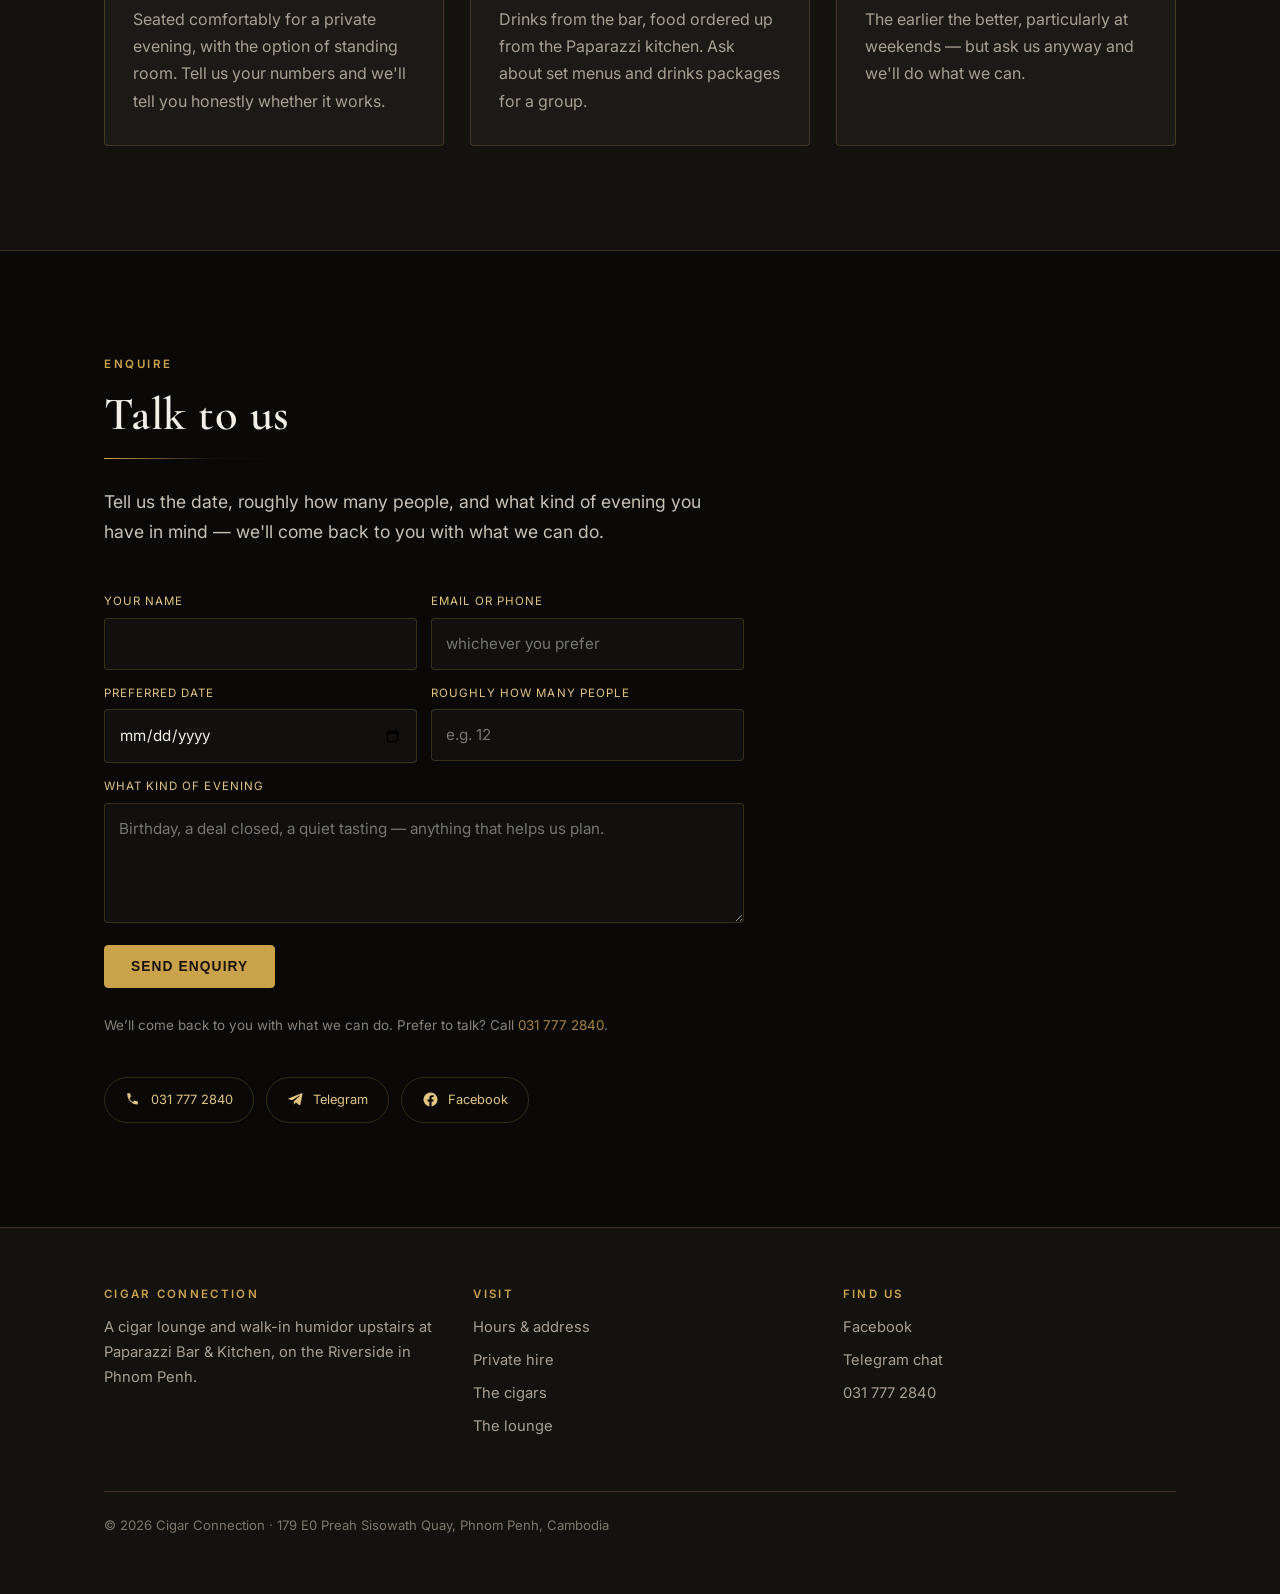
<file: private-hire.html>
<!DOCTYPE html>
<html lang="en">
<head>
  <meta charset="UTF-8" />
  <script>document.documentElement.className += ' js';</script>
  <meta name="viewport" content="width=device-width, initial-scale=1.0" />
  <title>Private Hire | Cigar Connection — Book the Lounge, Phnom Penh</title>
  <meta name="description" content="Book the Cigar Connection lounge for a private group. The upper level can be reserved for birthdays, celebrations and private gatherings — upstairs at Paparazzi, Riverside, Phnom Penh." />
  <meta name="theme-color" content="#0a0908" />
  <meta property="og:type" content="website" />
  <meta property="og:title" content="Private Hire — Cigar Connection" />
  <meta property="og:description" content="Take the whole lounge for a private group — birthdays, celebrations and private gatherings." />
  <meta property="og:image" content="https://cigarconnectionpp.com/images/lounge-group.jpg" />
  <link rel="icon" href="favicon.png" />
  <link rel="preconnect" href="https://fonts.googleapis.com" />
  <link rel="preconnect" href="https://fonts.gstatic.com" crossorigin />
  <link href="https://fonts.googleapis.com/css2?family=Cormorant+Garamond:wght@500;600;700&family=Inter:wght@400;500;600;700&display=swap" rel="stylesheet" />
  <link rel="stylesheet" href="style.css" />
  <link rel="canonical" href="https://cigarconnectionpp.com/private-hire.html" />
  <meta property="og:url" content="https://cigarconnectionpp.com/private-hire.html" />
  <link rel="apple-touch-icon" href="images/apple-touch-icon.png" />
</head>
<body>
  <a href="#main" class="skip-link">Skip to content</a>
  <header class="site-header">
    <div class="wrap">
      <a href="index.html" class="brand">
        <img src="images/logo-light.png" alt="" class="brand-logo" />
        <span class="brand-text">Cigar Connection<span>Riverside · Phnom Penh</span></span>
      </a>
      <nav class="nav" id="main-nav" aria-label="Main">
        <a href="index.html">Home</a>
        <a href="the-lounge.html">The Lounge</a>
        <a href="cigars.html">Cigars</a>
        <a href="private-hire.html" aria-current="page">Private Hire</a>
        <a href="visit.html">Visit</a>
      </nav>
        <button class="nav-toggle" type="button" aria-label="Menu"
                aria-expanded="false" aria-controls="main-nav">
          <span class="nav-toggle-bars" aria-hidden="true"><i></i><i></i><i></i></span>
        </button>
    </div>
  </header>

  <main id="main">
    <section class="hero">
      <img src="images/lounge-group.jpg" alt="Guests seated in leather armchairs around a table in the Cigar Connection lounge" class="photo photo-hero" / decoding="async" fetchpriority="high">
      <div class="wrap">
        <p class="kicker">Private hire</p>
        <h1>Take the whole <span class="brass">room</span></h1>
        <p class="lede">
          The upper level can be reserved for private groups — a birthday, a celebration, a deal
          closed properly, or simply an evening where the only people listening are the ones
          you invited.
        </p>
        <div class="cta-row">
          <a href="tel:+855317772840" class="btn">Call to book</a>
          <a href="https://t.me/cigarconnectionpp_bot" class="btn btn-ghost" target="_blank" rel="noopener">Ask on Telegram</a>
        </div>
      </div>
    </section>

    <section>
      <div class="wrap feature">
        <div class="feature-media">
          <img src="images/lounge-full.jpg" alt="The lounge set up for an evening, with guests at the tables and the humidor lit at the back" class="photo photo-wide" / loading="lazy" decoding="async">
        </div>
        <div>
          <p class="kicker">What you get</p>
          <h2>The lounge, your way</h2>
          <hr class="rule" />
          <p>
            Your group gets the lounge: the leather chairs, the tables, the wall of framed cigar
            art, and the humidor at your back. We'll look after the drinks, and arrange food up
            from the Paparazzi kitchen downstairs.
          </p>
          <p>
            If you'd like, we'll talk your guests through the cigars — an easy, enjoyable way to
            open an evening for a group where not everyone is a smoker.
          </p>
        </div>
      </div>
    </section>

    <section class="section-alt">
      <div class="wrap">
        <div class="section-head">
          <p class="kicker">Good to know</p>
          <h2>Practicalities</h2>
          <hr class="rule" />
        </div>
        <div class="grid grid-3">
          <article class="card">
            <h3>Group size</h3>
            <!-- TBC: confirm the comfortable seated capacity of the lounge with the client -->
            <p>
              Seated comfortably for a private evening, with the option of standing room. Tell
              us your numbers and we'll tell you honestly whether it works.
            </p>
          </article>
          <article class="card">
            <h3>Food &amp; drink</h3>
            <p>
              Drinks from the bar, food ordered up from the Paparazzi kitchen. Ask about
              set menus and drinks packages for a group.
            </p>
          </article>
          <article class="card">
            <h3>Notice</h3>
            <!-- TBC: confirm how much notice the client needs for a private booking -->
            <p>
              The earlier the better, particularly at weekends — but ask us anyway and we'll do
              what we can.
            </p>
          </article>
        </div>
      </div>
    </section>

    <section>
      <div class="wrap">
        <div class="section-head">
          <p class="kicker">Enquire</p>
          <h2>Talk to us</h2>
          <hr class="rule" />
          <p class="lede">
            Tell us the date, roughly how many people, and what kind of evening you have in
            mind — we'll come back to you with what we can do.
          </p>
        </div>

        <form class="enquiry" name="enquiry" method="POST" data-netlify="true"
              netlify-honeypot="bot-field">
          <input type="hidden" name="form-name" value="enquiry" />
          <p class="honeypot">
            <label>Leave this empty: <input name="bot-field" /></label>
          </p>
          <div class="row">
            <div>
              <label for="ph-name">Your name</label>
              <input id="ph-name" name="name" type="text" required autocomplete="name" />
            </div>
            <div>
              <label for="ph-contact">Email or phone</label>
              <input id="ph-contact" name="contact" type="text" required
                     autocomplete="email" placeholder="whichever you prefer" />
            </div>
          </div>
          <div class="row">
            <div>
              <label for="ph-date">Preferred date</label>
              <input id="ph-date" name="preferred_date" type="date" />
            </div>
            <div>
              <label for="ph-size">Roughly how many people</label>
              <input id="ph-size" name="party_size" type="number" min="1" max="200"
                     inputmode="numeric" placeholder="e.g. 12" />
            </div>
          </div>
          <div>
            <label for="ph-message">What kind of evening</label>
            <textarea id="ph-message" name="message" required
                      placeholder="Birthday, a deal closed, a quiet tasting — anything that helps us plan."></textarea>
          </div>
          <div>
            <button class="btn btn--primary" type="submit">Send enquiry</button>
          </div>
          <p class="enquiry-note">
            We&rsquo;ll come back to you with what we can do. Prefer to talk?
            Call <a href="tel:+855317772840">031 777 2840</a>.
          </p>
        </form>

        <p class="form-fallback enquiry-note">
          The enquiry form isn&rsquo;t switched on yet &mdash; for now please call
          us or message us on Telegram, and we&rsquo;ll sort your evening out.
        </p>

        <div class="socials">
          <a href="tel:+855317772840">
            <svg viewBox="0 0 24 24" aria-hidden="true"><path d="M6.6 10.8c1 2 2.6 3.6 4.6 4.6l1.5-1.5c.3-.3.7-.4 1-.2 1.1.4 2.3.6 3.5.6.6 0 1 .4 1 1V18c0 .6-.4 1-1 1A15 15 0 0 1 3 4c0-.6.4-1 1-1h2.7c.6 0 1 .4 1 1 0 1.2.2 2.4.6 3.5.1.4 0 .8-.2 1l-1.5 1.3Z"/></svg>
            031 777 2840
          </a>
          <a href="https://t.me/cigarconnectionpp_bot" target="_blank" rel="noopener">
            <svg viewBox="0 0 24 24" aria-hidden="true"><path d="M21.9 4.3 18.9 19c-.2 1-.8 1.2-1.7.8l-4.6-3.4-2.2 2.1c-.3.3-.5.5-.9.5l.3-4.7 8.5-7.7c.4-.3-.1-.5-.6-.2L7.2 12.9l-4.5-1.4c-1-.3-1-1 .2-1.4l17.6-6.8c.8-.3 1.6.2 1.4 1Z"/></svg>
            Telegram
          </a>
          <a href="https://www.facebook.com/CigarConnectionKH" target="_blank" rel="noopener">
            <svg viewBox="0 0 24 24" aria-hidden="true"><path d="M22 12a10 10 0 1 0-11.6 9.9v-7H7.9V12h2.5V9.8c0-2.5 1.5-3.9 3.8-3.9 1.1 0 2.2.2 2.2.2v2.5h-1.3c-1.2 0-1.6.8-1.6 1.6V12h2.8l-.4 2.9h-2.4v7A10 10 0 0 0 22 12Z"/></svg>
            Facebook
          </a>
        </div>
        <!-- Once the client has a Supabase project of their own, this becomes a proper
             enquiry form landing in their inbox. Deliberately not reusing another
             client's credentials. -->
      </div>
    </section>
  </main>

  <footer class="site-footer">
    <div class="wrap">
      <div class="footer-grid">
        <div>
          <h3>Cigar Connection</h3>
          <p style="margin:0;color:var(--muted)">A cigar lounge and walk-in humidor upstairs at Paparazzi Bar &amp; Kitchen, on the Riverside in Phnom Penh.</p>
        </div>
        <div>
          <h3>Visit</h3>
          <a href="visit.html">Hours &amp; address</a>
          <a href="private-hire.html">Private hire</a>
          <a href="cigars.html">The cigars</a>
          <a href="the-lounge.html">The lounge</a>
        </div>
        <div>
          <h3>Find us</h3>
          <a href="https://www.facebook.com/CigarConnectionKH" target="_blank" rel="noopener">Facebook</a>
          <a href="https://t.me/cigarconnectionpp_bot" target="_blank" rel="noopener">Telegram chat</a>
          <a href="tel:+855317772840">031 777 2840</a>
        </div>
      </div>
      <p class="footer-legal">&copy; <span id="year">2026</span> Cigar Connection · 179 E0 Preah Sisowath Quay, Phnom Penh, Cambodia</p>
    </div>
  </footer>
  <script>document.getElementById('year').textContent = new Date().getFullYear();</script>
  <script src="nav.js" defer></script>
</body>
</html>
</file>
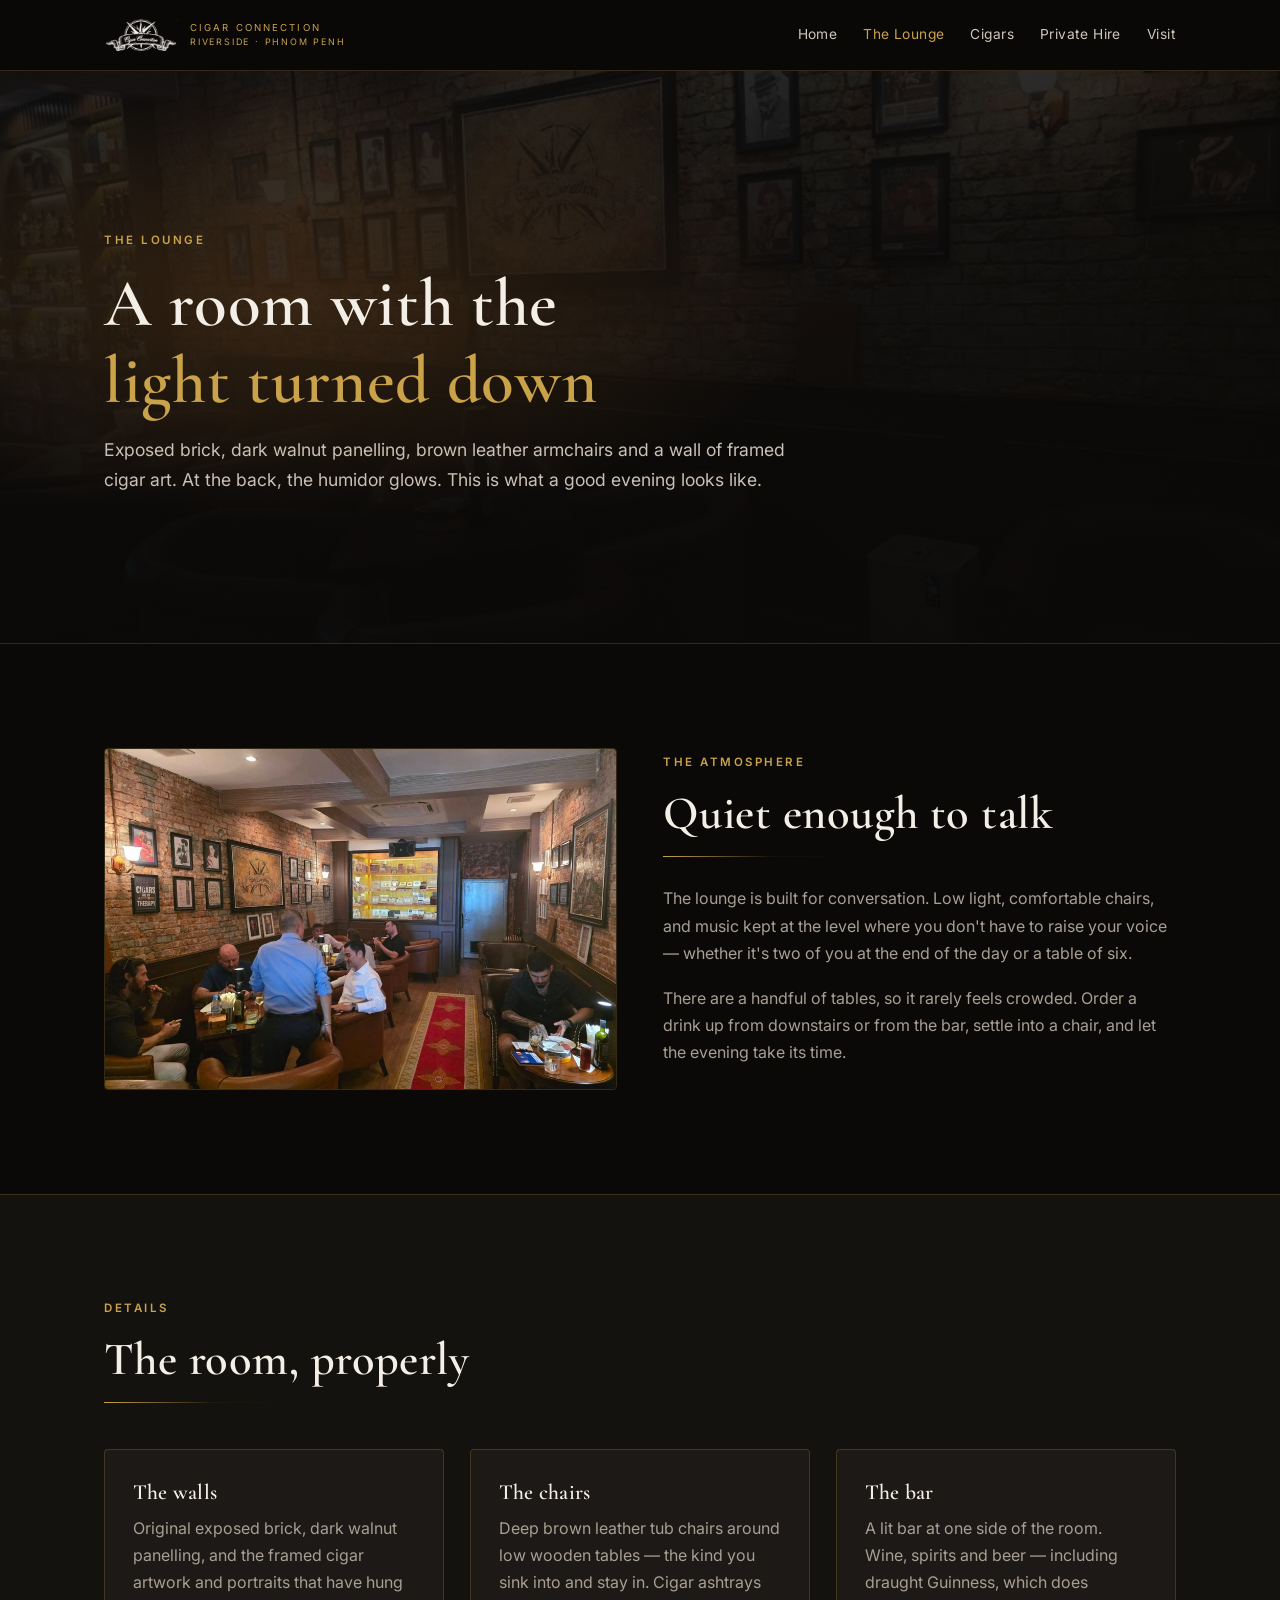
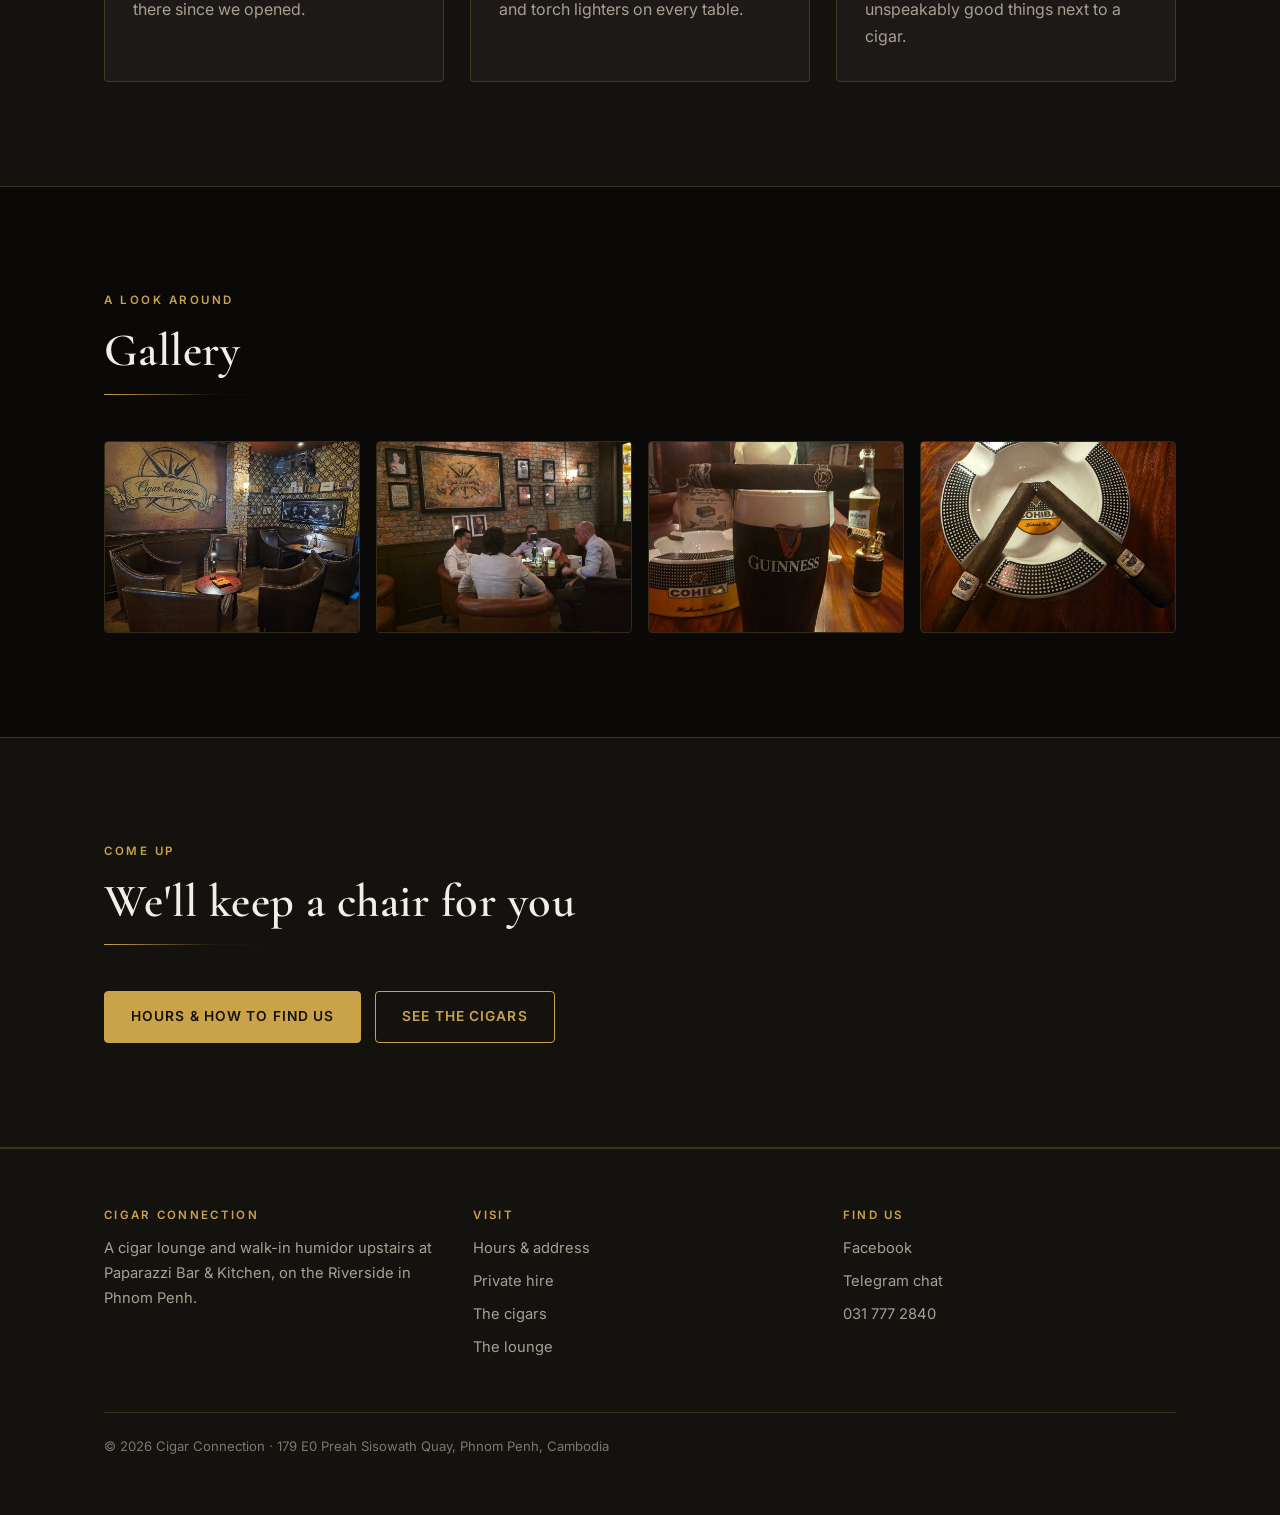
<file: the-lounge.html>
<!DOCTYPE html>
<html lang="en">
<head>
  <meta charset="UTF-8" />
  <script>document.documentElement.className += ' js';</script>
  <meta name="viewport" content="width=device-width, initial-scale=1.0" />
  <title>The Lounge | Cigar Connection — Upstairs at Paparazzi, Phnom Penh</title>
  <meta name="description" content="Inside the Cigar Connection lounge: exposed brick, walnut panelling, leather armchairs, framed cigar art, a lit bar, and the walk-in humidor at the back of the room." />
  <meta name="theme-color" content="#0a0908" />
  <meta property="og:type" content="website" />
  <meta property="og:title" content="The Lounge — Cigar Connection" />
  <meta property="og:description" content="Exposed brick, leather armchairs, low light and a walk-in humidor at the back of the room." />
  <meta property="og:image" content="https://cigarconnectionpp.com/images/room-wide.jpg" />
  <link rel="icon" href="favicon.png" />
  <link rel="preconnect" href="https://fonts.googleapis.com" />
  <link rel="preconnect" href="https://fonts.gstatic.com" crossorigin />
  <link href="https://fonts.googleapis.com/css2?family=Cormorant+Garamond:wght@500;600;700&family=Inter:wght@400;500;600;700&display=swap" rel="stylesheet" />
  <link rel="stylesheet" href="style.css" />
  <link rel="canonical" href="https://cigarconnectionpp.com/the-lounge.html" />
  <meta property="og:url" content="https://cigarconnectionpp.com/the-lounge.html" />
  <link rel="apple-touch-icon" href="images/apple-touch-icon.png" />
</head>
<body>
  <a href="#main" class="skip-link">Skip to content</a>
  <header class="site-header">
    <div class="wrap">
      <a href="index.html" class="brand">
        <img src="images/logo-light.png" alt="" class="brand-logo" />
        <span class="brand-text">Cigar Connection<span>Riverside · Phnom Penh</span></span>
      </a>
      <nav class="nav" id="main-nav" aria-label="Main">
        <a href="index.html">Home</a>
        <a href="the-lounge.html" aria-current="page">The Lounge</a>
        <a href="cigars.html">Cigars</a>
        <a href="private-hire.html">Private Hire</a>
        <a href="visit.html">Visit</a>
      </nav>
        <button class="nav-toggle" type="button" aria-label="Menu"
                aria-expanded="false" aria-controls="main-nav">
          <span class="nav-toggle-bars" aria-hidden="true"><i></i><i></i><i></i></span>
        </button>
    </div>
  </header>

  <main id="main">
    <section class="hero">
      <img src="images/room-wide.jpg" alt="The brick wall of the Cigar Connection lounge, hung with framed vintage cigar artwork and portraits" class="photo photo-hero" / decoding="async" fetchpriority="high">
      <div class="wrap">
        <p class="kicker">The lounge</p>
        <h1>A room with the <span class="brass">light turned down</span></h1>
        <p class="lede">
          Exposed brick, dark walnut panelling, brown leather armchairs and a wall of framed
          cigar art. At the back, the humidor glows. This is what a good evening looks like.
        </p>
      </div>
    </section>

    <section>
      <div class="wrap feature">
        <div class="feature-media">
          <img src="images/lounge-full.jpg" alt="Guests smoking cigars in leather armchairs in the lounge, with the lit walk-in humidor visible at the back" class="photo photo-wide" / loading="lazy" decoding="async">
        </div>
        <div>
          <p class="kicker">The atmosphere</p>
          <h2>Quiet enough to talk</h2>
          <hr class="rule" />
          <p>
            The lounge is built for conversation. Low light, comfortable chairs, and music kept
            at the level where you don't have to raise your voice — whether it's two of you at
            the end of the day or a table of six.
          </p>
          <p>
            There are a handful of tables, so it rarely feels crowded. Order a drink up from
            downstairs or from the bar, settle into a chair, and let the evening take its time.
          </p>
        </div>
      </div>
    </section>

    <section class="section-alt">
      <div class="wrap">
        <div class="section-head">
          <p class="kicker">Details</p>
          <h2>The room, properly</h2>
          <hr class="rule" />
        </div>
        <div class="grid grid-3">
          <article class="card">
            <h3>The walls</h3>
            <p>
              Original exposed brick, dark walnut panelling, and the framed cigar artwork and
              portraits that have hung there since we opened.
            </p>
          </article>
          <article class="card">
            <h3>The chairs</h3>
            <p>
              Deep brown leather tub chairs around low wooden tables — the kind you sink into
              and stay in. Cigar ashtrays and torch lighters on every table.
            </p>
          </article>
          <article class="card">
            <h3>The bar</h3>
            <p>
              A lit bar at one side of the room. Wine, spirits and beer — including draught
              Guinness, which does unspeakably good things next to a cigar.
            </p>
          </article>
        </div>
      </div>
    </section>

    <section>
      <div class="wrap">
        <div class="section-head">
          <p class="kicker">A look around</p>
          <h2>Gallery</h2>
          <hr class="rule" />
        </div>
        <div class="gallery">
          <img src="images/hero-lounge.jpg" alt="The compass Cigar Connection logo painted on the wall above brown leather armchairs" class="photo" / loading="lazy" decoding="async">
          <img src="images/lounge-group.jpg" alt="Guests in leather armchairs around a table beneath the framed Cigar Connection artwork" class="photo" / loading="lazy" decoding="async">
          <img src="images/pairing-guinness.jpg" alt="A cigar and a pint of Guinness on a wooden table" class="photo" / loading="lazy" decoding="async">
          <img src="images/cigars-pair.jpg" alt="Two cigars crossed on a Cohiba ashtray" class="photo" / loading="lazy" decoding="async">
        </div>
      </div>
    </section>

    <section class="section-alt">
      <div class="wrap">
        <div class="section-head">
          <p class="kicker">Come up</p>
          <h2>We'll keep a chair for you</h2>
          <hr class="rule" />
        </div>
        <div class="cta-row" style="margin-top:0">
          <a href="visit.html" class="btn">Hours &amp; how to find us</a>
          <a href="cigars.html" class="btn btn-ghost">See the cigars</a>
        </div>
      </div>
    </section>
  </main>

  <footer class="site-footer">
    <div class="wrap">
      <div class="footer-grid">
        <div>
          <h3>Cigar Connection</h3>
          <p style="margin:0;color:var(--muted)">A cigar lounge and walk-in humidor upstairs at Paparazzi Bar &amp; Kitchen, on the Riverside in Phnom Penh.</p>
        </div>
        <div>
          <h3>Visit</h3>
          <a href="visit.html">Hours &amp; address</a>
          <a href="private-hire.html">Private hire</a>
          <a href="cigars.html">The cigars</a>
          <a href="the-lounge.html">The lounge</a>
        </div>
        <div>
          <h3>Find us</h3>
          <a href="https://www.facebook.com/CigarConnectionKH" target="_blank" rel="noopener">Facebook</a>
          <a href="https://t.me/cigarconnectionpp_bot" target="_blank" rel="noopener">Telegram chat</a>
          <a href="tel:+855317772840">031 777 2840</a>
        </div>
      </div>
      <p class="footer-legal">&copy; <span id="year">2026</span> Cigar Connection · 179 E0 Preah Sisowath Quay, Phnom Penh, Cambodia</p>
    </div>
  </footer>
  <script>document.getElementById('year').textContent = new Date().getFullYear();</script>
  <script src="nav.js" defer></script>
</body>
</html>
</file>
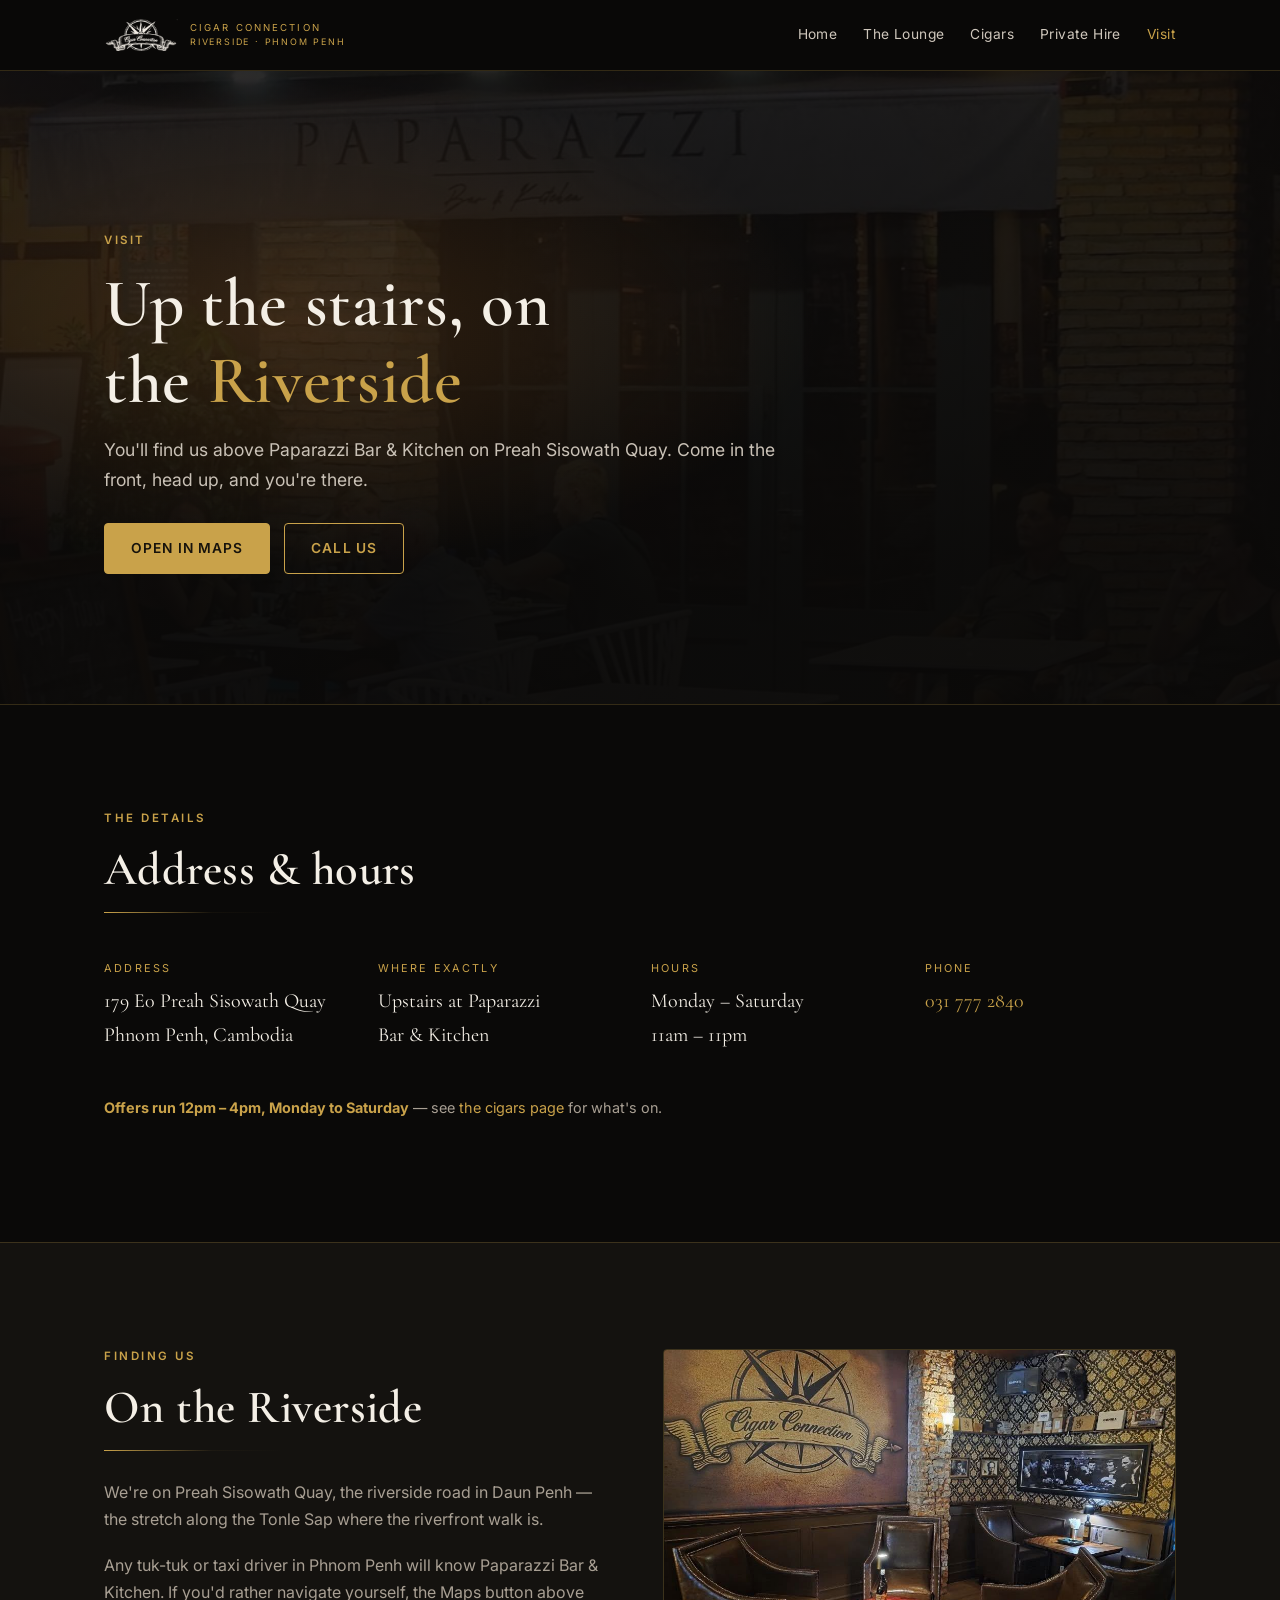
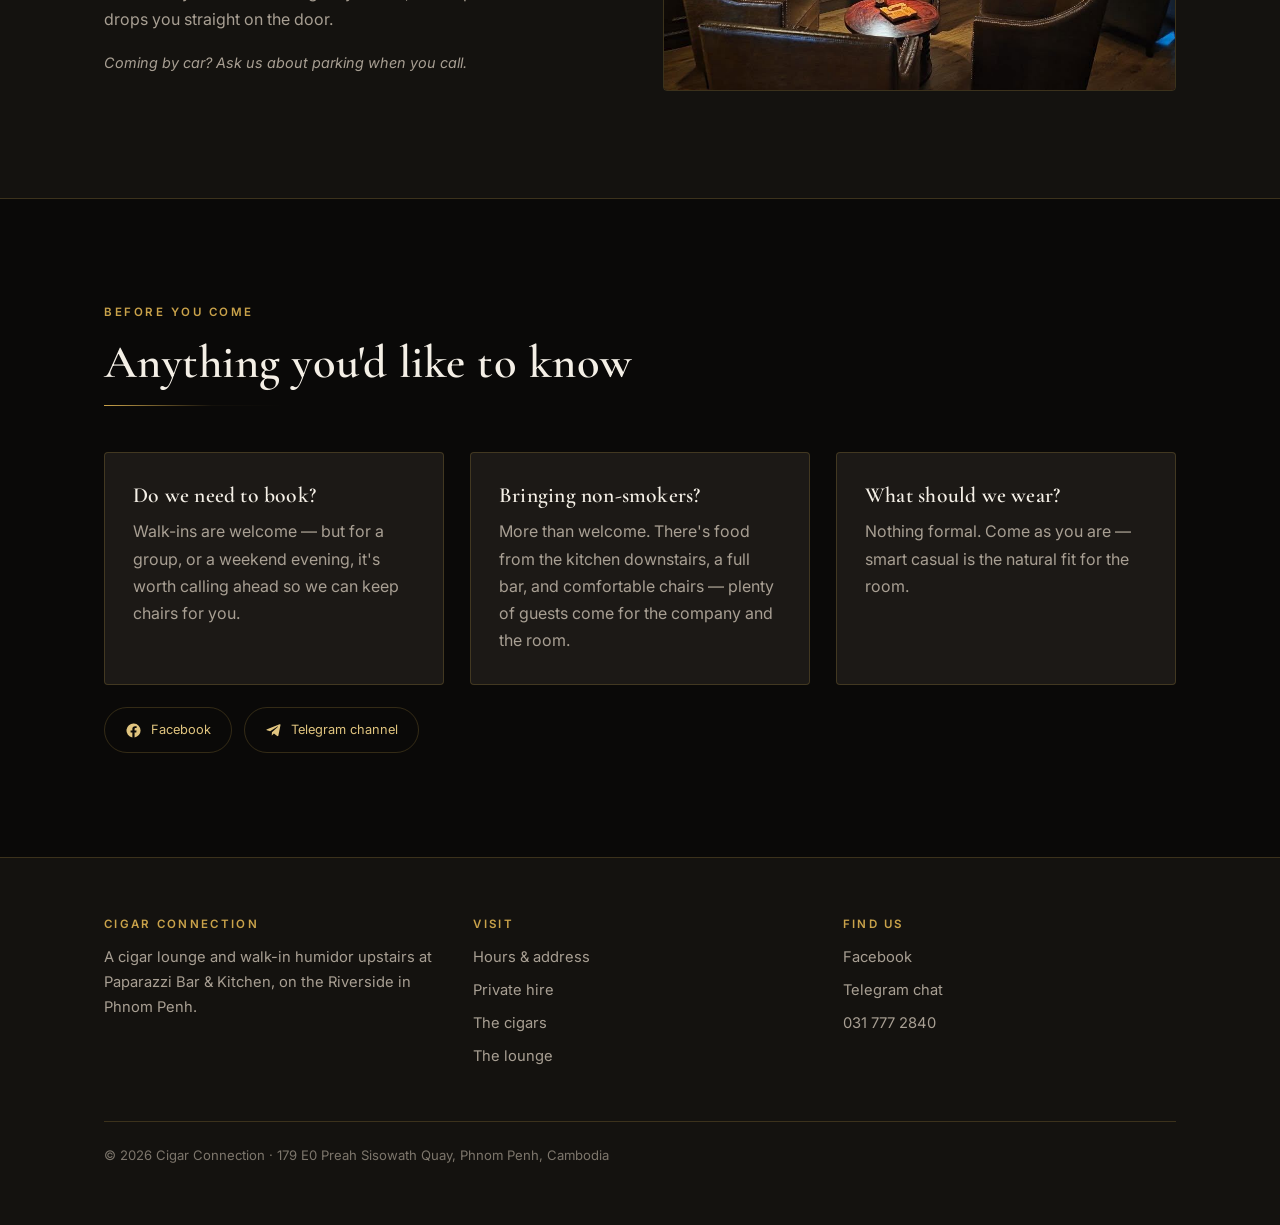
<file: visit.html>
<!DOCTYPE html>
<html lang="en">
<head>
  <meta charset="UTF-8" />
  <script>document.documentElement.className += ' js';</script>
  <meta name="viewport" content="width=device-width, initial-scale=1.0" />
  <title>Visit | Cigar Connection — Hours, Address &amp; How to Find Us, Phnom Penh</title>
  <meta name="description" content="Find Cigar Connection: the cigar lounge upstairs at Paparazzi, 179 E0 Preah Sisowath Quay, Riverside, Phnom Penh. Opening hours, phone number and how to get upstairs." />
  <meta name="theme-color" content="#0a0908" />
  <meta property="og:type" content="website" />
  <meta property="og:title" content="Visit — Cigar Connection" />
  <meta property="og:description" content="179 E0 Preah Sisowath Quay, Riverside, Phnom Penh. Upstairs at Paparazzi." />
  <meta property="og:image" content="https://cigarconnectionpp.com/images/street-front.jpg" />
  <link rel="icon" href="favicon.png" />
  <link rel="preconnect" href="https://fonts.googleapis.com" />
  <link rel="preconnect" href="https://fonts.gstatic.com" crossorigin />
  <link href="https://fonts.googleapis.com/css2?family=Cormorant+Garamond:wght@500;600;700&family=Inter:wght@400;500;600;700&display=swap" rel="stylesheet" />
  <link rel="stylesheet" href="style.css" />
  <link rel="canonical" href="https://cigarconnectionpp.com/visit.html" />
  <meta property="og:url" content="https://cigarconnectionpp.com/visit.html" />
  <link rel="apple-touch-icon" href="images/apple-touch-icon.png" />
</head>
<body>
  <a href="#main" class="skip-link">Skip to content</a>
  <header class="site-header">
    <div class="wrap">
      <a href="index.html" class="brand">
        <img src="images/logo-light.png" alt="" class="brand-logo" />
        <span class="brand-text">Cigar Connection<span>Riverside · Phnom Penh</span></span>
      </a>
      <nav class="nav" id="main-nav" aria-label="Main">
        <a href="index.html">Home</a>
        <a href="the-lounge.html">The Lounge</a>
        <a href="cigars.html">Cigars</a>
        <a href="private-hire.html">Private Hire</a>
        <a href="visit.html" aria-current="page">Visit</a>
      </nav>
        <button class="nav-toggle" type="button" aria-label="Menu"
                aria-expanded="false" aria-controls="main-nav">
          <span class="nav-toggle-bars" aria-hidden="true"><i></i><i></i><i></i></span>
        </button>
    </div>
  </header>

  <main id="main">
    <section class="hero">
      <img src="images/street-front.jpg" alt="The Paparazzi Bar &amp; Kitchen frontage on Preah Sisowath Quay at night — guests enter here and take the stairs to Cigar Connection" class="photo photo-hero" / decoding="async" fetchpriority="high">
      <div class="wrap">
        <p class="kicker">Visit</p>
        <h1>Up the stairs, on the <span class="brass">Riverside</span></h1>
        <p class="lede">
          You'll find us above Paparazzi Bar &amp; Kitchen on Preah Sisowath Quay. Come in the
          front, head up, and you're there.
        </p>
        <div class="cta-row">
          <a href="https://www.google.com/maps/place/Cigar+Connection+@Paparazzi/@11.5726712,104.9264021,1125m/data=!3m2!1e3!4b1!4m6!3m5!1s0x310951003bdbff75:0xdc2b93c112806539!8m2!3d11.572666!4d104.928977!16s%2Fg%2F11ltjxxmj7" class="btn" target="_blank" rel="noopener">Open in Maps</a>
          <a href="tel:+855317772840" class="btn btn-ghost">Call us</a>
        </div>
      </div>
    </section>

    <section>
      <div class="wrap">
        <div class="section-head">
          <p class="kicker">The details</p>
          <h2>Address &amp; hours</h2>
          <hr class="rule" />
        </div>
        <div class="facts">
          <div>
            <p class="fact-label">Address</p>
            <p class="fact-value">179 E0 Preah Sisowath Quay<br />Phnom Penh, Cambodia</p>
          </div>
          <div>
            <p class="fact-label">Where exactly</p>
            <!-- TBC: confirm whether there is a separate entrance or a floor/unit reference -->
            <p class="fact-value">Upstairs at Paparazzi<br />Bar &amp; Kitchen</p>
          </div>
          <div>
            <p class="fact-label">Hours</p>
            <!-- TBC: Paparazzi's hours — confirm the lounge keeps the same -->
            <p class="fact-value">Monday – Saturday<br />11am – 11pm</p>
          </div>
          <div>
            <p class="fact-label">Phone</p>
            <p class="fact-value"><a href="tel:+855317772840">031 777 2840</a></p>
          </div>
        </div>
        <p style="margin-top:26px;font-size:.9rem">
          <strong class="brass">Offers run 12pm – 4pm, Monday to Saturday</strong> — see
          <a href="cigars.html">the cigars page</a> for what's on.
        </p>
      </div>
    </section>

    <section class="section-alt">
      <div class="wrap feature flip">
        <div class="feature-media">
          <img src="images/hero-lounge.jpg" alt="The Cigar Connection logo painted on the lounge wall above leather armchairs" class="photo photo-wide" / loading="lazy" decoding="async">
        </div>
        <div>
          <p class="kicker">Finding us</p>
          <h2>On the Riverside</h2>
          <hr class="rule" />
          <p>
            We're on Preah Sisowath Quay, the riverside road in Daun Penh — the stretch along
            the Tonle Sap where the riverfront walk is.
          </p>
          <p>
            Any tuk-tuk or taxi driver in Phnom Penh will know Paparazzi Bar &amp; Kitchen. If
            you'd rather navigate yourself, the Maps button above drops you straight on the door.
          </p>
          <p style="font-size:.9rem;color:var(--muted)">
            <em>Coming by car? Ask us about parking when you call.</em>
          </p>
        </div>
      </div>
    </section>

    <section>
      <div class="wrap">
        <div class="section-head">
          <p class="kicker">Before you come</p>
          <h2>Anything you'd like to know</h2>
          <hr class="rule" />
        </div>
        <div class="grid grid-3">
          <article class="card">
            <h3>Do we need to book?</h3>
            <!-- TBC: confirm walk-ins vs booking policy with the client -->
            <p>
              Walk-ins are welcome — but for a group, or a weekend evening, it's worth calling
              ahead so we can keep chairs for you.
            </p>
          </article>
          <article class="card">
            <h3>Bringing non-smokers?</h3>
            <p>
              More than welcome. There's food from the kitchen downstairs, a full bar, and
              comfortable chairs — plenty of guests come for the company and the room.
            </p>
          </article>
          <article class="card">
            <h3>What should we wear?</h3>
            <!-- TBC: confirm whether the lounge operates a dress code -->
            <p>
              Nothing formal. Come as you are — smart casual is the natural fit for the room.
            </p>
          </article>
        </div>

        <div class="socials">
          <a href="https://www.facebook.com/CigarConnectionKH" target="_blank" rel="noopener">
            <svg viewBox="0 0 24 24" aria-hidden="true"><path d="M22 12a10 10 0 1 0-11.6 9.9v-7H7.9V12h2.5V9.8c0-2.5 1.5-3.9 3.8-3.9 1.1 0 2.2.2 2.2.2v2.5h-1.3c-1.2 0-1.6.8-1.6 1.6V12h2.8l-.4 2.9h-2.4v7A10 10 0 0 0 22 12Z"/></svg>
            Facebook
          </a>
          <a href="https://t.me/cigarconnectionpp_bot" target="_blank" rel="noopener">
            <svg viewBox="0 0 24 24" aria-hidden="true"><path d="M21.9 4.3 18.9 19c-.2 1-.8 1.2-1.7.8l-4.6-3.4-2.2 2.1c-.3.3-.5.5-.9.5l.3-4.7 8.5-7.7c.4-.3-.1-.5-.6-.2L7.2 12.9l-4.5-1.4c-1-.3-1-1 .2-1.4l17.6-6.8c.8-.3 1.6.2 1.4 1Z"/></svg>
            Telegram channel
          </a>
        </div>
      </div>
    </section>
  </main>

  <footer class="site-footer">
    <div class="wrap">
      <div class="footer-grid">
        <div>
          <h3>Cigar Connection</h3>
          <p style="margin:0;color:var(--muted)">A cigar lounge and walk-in humidor upstairs at Paparazzi Bar &amp; Kitchen, on the Riverside in Phnom Penh.</p>
        </div>
        <div>
          <h3>Visit</h3>
          <a href="visit.html">Hours &amp; address</a>
          <a href="private-hire.html">Private hire</a>
          <a href="cigars.html">The cigars</a>
          <a href="the-lounge.html">The lounge</a>
        </div>
        <div>
          <h3>Find us</h3>
          <a href="https://www.facebook.com/CigarConnectionKH" target="_blank" rel="noopener">Facebook</a>
          <a href="https://t.me/cigarconnectionpp_bot" target="_blank" rel="noopener">Telegram chat</a>
          <a href="tel:+855317772840">031 777 2840</a>
        </div>
      </div>
      <p class="footer-legal">&copy; <span id="year">2026</span> Cigar Connection · 179 E0 Preah Sisowath Quay, Phnom Penh, Cambodia</p>
    </div>
  </footer>
  <script>document.getElementById('year').textContent = new Date().getFullYear();</script>
  <script src="nav.js" defer></script>
</body>
</html>
</file>
<file: style.css>
/* ==========================================================================
   Cigar Connection — Riverside, Phnom Penh
   Design system: "The Humidor" — cedar, brass, low amber light.

   Deliberately the OPPOSITE of the Paparazzi site. Paparazzi is bright
   flashbulb glamour (champagne gold on charcoal). The lounge is its inverse:
   warm near-black, cedar browns, a brass hairline, and one low amber glow.
   A lounge site that looked like the restaurant would read as a page, not
   a place.
   ========================================================================== */

:root {
  /* Warm blacks — never pure #000, which reads cheap on a moody site */
  --ink: #0a0908;
  --charcoal: #14120f;
  --panel: #1c1916;
  --panel-2: #23201c;

  /* Cedar / tobacco, straight from a humidor interior */
  --cedar: #4a2f1d;
  --tobacco: #2a1d13;

  /* Taken from the photos of the room itself — the brick and the walnut panelling */
  --brick: #7a4a35;
  --walnut: #3f2a1c;

  /* Brass. Fittings, banding, the humidor's hardware, the torch lighters. */
  --brass: #c9a24a;
  --brass-soft: #e0c47f;

  /* Parchment — the client's own promo artwork uses a cream field with dark
     brown line art. Reused for the offers so the site matches their posters. */
  --parchment: #efe4cf;
  --parchment-ink: #33241a;

  /* Light: the single accent. Used sparingly — it's a glow, not a colour. */
  --ember: #d9822b;

  --cream: #f4efe6;
  --muted: #a89f93;
  --line: rgba(201, 162, 74, 0.22);

  --serif: "Cormorant Garamond", Georgia, "Times New Roman", serif;
  --sans: "Inter", -apple-system, BlinkMacSystemFont, "Segoe UI", sans-serif;

  --wrap: 1120px;
  --radius: 4px; /* shallow — a lounge is panelled, not bubbly */
}

* { box-sizing: border-box; }

html { scroll-behavior: smooth; }

body {
  margin: 0;
  background: var(--ink);
  color: var(--cream);
  font-family: var(--sans);
  font-size: 16px;
  line-height: 1.7;
  -webkit-font-smoothing: antialiased;
}

img { max-width: 100%; display: block; }

a { color: var(--brass); text-decoration: none; }
a:hover { color: var(--brass-soft); }

.wrap { width: 100%; max-width: var(--wrap); margin: 0 auto; padding: 0 24px; }

/* ---------- Type ---------- */

h1, h2, h3, .display {
  font-family: var(--serif);
  font-weight: 600;
  line-height: 1.15;
  margin: 0 0 16px;
  letter-spacing: 0.01em;
}

h1 { font-size: clamp(2.4rem, 6vw, 4.2rem); }
h2 { font-size: clamp(1.9rem, 4vw, 2.9rem); }
h3 { font-size: 1.35rem; }

p { margin: 0 0 18px; color: var(--muted); }

.lede { font-size: 1.1rem; max-width: 62ch; color: #c9c1b6; }

/* The eyebrow. Brass, tiny, wide-tracked — the loudest quiet element. */
.kicker {
  font-family: var(--sans);
  font-size: 0.72rem;
  font-weight: 600;
  letter-spacing: 0.22em;
  text-transform: uppercase;
  color: var(--brass);
  margin: 0 0 14px;
}

.brass { color: var(--brass); }

/* The repeating motif: a brass hairline that fades out. Used under every
   section heading and as a divider. Cheap, and it ties the pages together. */
.rule {
  height: 1px;
  border: 0;
  margin: 0 0 28px;
  background: linear-gradient(90deg, var(--brass) 0%, rgba(201, 162, 74, 0.05) 60%, transparent 100%);
  max-width: 180px;
}

/* ---------- Header ---------- */

.site-header {
  position: sticky;
  top: 0;
  z-index: 50;
  background: rgba(10, 9, 8, 0.92);
  backdrop-filter: blur(10px);
  border-bottom: 1px solid var(--line);
}

.site-header .wrap {
  display: flex;
  align-items: center;
  justify-content: space-between;
  gap: 20px;
  min-height: 70px;
}

.brand {
  font-family: var(--serif);
  font-size: 1.3rem;
  color: var(--cream);
  letter-spacing: 0.02em;
  white-space: nowrap;
}
.brand span { display: block; font-family: var(--sans); font-size: 0.6rem; letter-spacing: 0.22em; text-transform: uppercase; color: var(--brass); }

.nav { display: flex; align-items: center; gap: 26px; }
.nav a {
  font-size: 0.86rem;
  color: #cfc7bc;
  letter-spacing: 0.03em;
}
.nav a:hover, .nav a[aria-current="page"] { color: var(--brass); }

/* ---------- Buttons ---------- */

.btn {
  display: inline-block;
  padding: 13px 26px;
  border-radius: var(--radius);
  font-size: 0.86rem;
  font-weight: 600;
  letter-spacing: 0.08em;
  text-transform: uppercase;
  border: 1px solid var(--brass);
  background: var(--brass);
  color: #17130c; /* dark text on brass — white fails contrast here */
  transition: background 0.2s, color 0.2s, border-color 0.2s;
}
.btn:hover { background: var(--brass-soft); border-color: var(--brass-soft); color: #17130c; }

.btn-ghost { background: transparent; color: var(--brass); }
.btn-ghost:hover { background: rgba(201, 162, 74, 0.1); color: var(--brass-soft); }

.cta-row { display: flex; flex-wrap: wrap; gap: 14px; margin-top: 28px; }

/* ---------- Hero ---------- */

.hero {
  position: relative;
  padding: clamp(80px, 14vw, 160px) 0 clamp(70px, 12vw, 130px);
  overflow: hidden;
  border-bottom: 1px solid var(--line);
}

/* The photograph sits under a warm gradient so the copy always reads. */
.hero-bg {
  position: absolute; inset: 0;
  background-size: cover;
  background-position: center;
  opacity: 0.42;
  filter: saturate(0.85);
}

.hero::after {
  content: "";
  position: absolute; inset: 0;
  background:
    radial-gradient(60% 55% at 22% 40%, rgba(217, 130, 43, 0.18) 0%, transparent 70%),
    linear-gradient(180deg, rgba(10, 9, 8, 0.72) 0%, rgba(10, 9, 8, 0.94) 78%);
  pointer-events: none;
}

.hero .wrap { position: relative; z-index: 2; }
.hero h1 { max-width: 17ch; }
.hero .lede { margin-top: 8px; }

/* ---------- Sections ---------- */

section { padding: clamp(56px, 9vw, 104px) 0; }
.section-alt { background: var(--charcoal); border-top: 1px solid var(--line); border-bottom: 1px solid var(--line); }

.section-head { max-width: 62ch; margin-bottom: 46px; }

/* ---------- Cards ---------- */

.grid { display: grid; gap: 26px; }
.grid-3 { grid-template-columns: repeat(auto-fit, minmax(280px, 1fr)); }
.grid-2 { grid-template-columns: repeat(auto-fit, minmax(340px, 1fr)); }

.card {
  background: var(--panel);
  border: 1px solid var(--line);
  border-radius: var(--radius);
  padding: 30px 28px;
  transition: border-color 0.2s, transform 0.2s;
}
.card:hover { border-color: rgba(201, 162, 74, 0.45); transform: translateY(-2px); }
.card h3 { margin-bottom: 10px; }
.card p:last-child { margin-bottom: 0; }

.card-photo { padding: 0; overflow: hidden; }
.card-photo img { width: 100%; height: 210px; object-fit: cover; }
.card-photo .card-body { padding: 24px 26px 28px; }

/* ---------- Split (photo + copy) ---------- */

.split { display: grid; grid-template-columns: 1fr 1fr; gap: 52px; align-items: center; }
.split img { border-radius: var(--radius); width: 100%; height: 100%; max-height: 460px; object-fit: cover; }

@media (max-width: 760px) {
  .split { grid-template-columns: 1fr; gap: 30px; }
}

/* ---------- Placeholder (until the client's photos arrive) ---------- */

.placeholder {
  display: flex; align-items: center; justify-content: center;
  min-height: 210px;
  border: 1px dashed rgba(201, 162, 74, 0.35);
  border-radius: var(--radius);
  background: repeating-linear-gradient(45deg, rgba(201,162,74,0.03) 0 12px, transparent 12px 24px);
  color: rgba(201, 162, 74, 0.6);
  font-size: 0.7rem;
  letter-spacing: 0.16em;
  text-transform: uppercase;
  text-align: center;
  padding: 20px;
}

/* ---------- Facts strip ---------- */

.facts { display: grid; gap: 22px; grid-template-columns: repeat(auto-fit, minmax(200px, 1fr)); }
.fact-label { font-size: 0.68rem; letter-spacing: 0.2em; text-transform: uppercase; color: var(--brass); margin-bottom: 6px; }
.fact-value { font-family: var(--serif); font-size: 1.25rem; color: var(--cream); }

/* ---------- Form ---------- */

.form-grid { display: grid; gap: 18px; grid-template-columns: repeat(auto-fit, minmax(240px, 1fr)); }
.field { display: flex; flex-direction: column; gap: 7px; }
.field label { font-size: 0.74rem; letter-spacing: 0.14em; text-transform: uppercase; color: var(--brass); }

input, select, textarea {
  width: 100%;
  padding: 13px 14px;
  background: var(--panel-2);
  border: 1px solid rgba(201, 162, 74, 0.2);
  border-radius: var(--radius);
  color: var(--cream);
  font-family: var(--sans);
  font-size: 0.95rem;
}
input:focus, select:focus, textarea:focus {
  outline: 2px solid var(--brass);
  outline-offset: 1px;
  border-color: var(--brass);
}
textarea { min-height: 120px; resize: vertical; }

.form-status { margin-top: 16px; font-size: 0.9rem; }
.form-status.ok { color: #8fc98f; }
.form-status.err { color: #e79a9a; }

/* ---------- Footer ---------- */

.site-footer {
  background: var(--charcoal);
  border-top: 1px solid var(--line);
  padding: 60px 0 40px;
  font-size: 0.92rem;
}
.footer-grid { display: grid; gap: 36px; grid-template-columns: repeat(auto-fit, minmax(220px, 1fr)); }
.footer-grid h3 { font-size: 0.72rem; letter-spacing: 0.2em; text-transform: uppercase; color: var(--brass); font-family: var(--sans); font-weight: 600; margin-bottom: 14px; }
.footer-grid a { display: block; color: var(--muted); margin-bottom: 8px; }
.footer-grid a:hover { color: var(--brass-soft); }
.footer-legal { margin-top: 44px; padding-top: 22px; border-top: 1px solid var(--line); color: #7d766c; font-size: 0.82rem; }

/* ---------- Accessibility ---------- */

.skip-link {
  position: absolute; left: -9999px; top: 0; z-index: 100;
  background: var(--brass); color: #17130c;
  padding: 12px 18px; font-weight: 600;
}
.skip-link:focus { left: 0; }

:focus-visible { outline: 2px solid var(--brass); outline-offset: 2px; }

@media (prefers-reduced-motion: reduce) {
  * { transition: none !important; animation: none !important; }
  html { scroll-behavior: auto; }
}

@media (max-width: 700px) {
  .nav { gap: 16px; }
  .nav a { font-size: 0.8rem; }
  .site-header .wrap { min-height: 62px; }
}

/* ==========================================================================
   Components added once the client's own photography arrived
   ========================================================================== */

/* Header logo — the compass mark above the name */
.brand { display: flex; align-items: center; gap: 12px; }
.brand-logo { width: 74px; height: auto; flex: none; }
.brand-text { font-family: var(--serif); font-size: 1.22rem; line-height: 1.1; color: var(--cream); }
.brand-text span { display: block; font-family: var(--sans); font-size: 0.56rem; letter-spacing: 0.2em; text-transform: uppercase; color: var(--brass); margin-top: 3px; }

@media (max-width: 700px) {
  .brand-logo { width: 56px; }
  .brand-text { font-size: 1rem; }
}

/* Photographs. Every image is a real photo of the room. */
.photo {
  width: 100%;
  border-radius: var(--radius);
  object-fit: cover;
  border: 1px solid var(--line);
}
.photo-hero { position: absolute; inset: 0; height: 100%; border: 0; border-radius: 0; opacity: 0.5; }
.photo-tall { aspect-ratio: 4 / 5; }
.photo-wide { aspect-ratio: 3 / 2; }
.photo-square { aspect-ratio: 1 / 1; }

/* Gallery grid */
.gallery { display: grid; gap: 16px; grid-template-columns: repeat(auto-fit, minmax(240px, 1fr)); }
.gallery .photo { height: 100%; aspect-ratio: 4 / 3; }
.gallery-tall { grid-row: span 2; }
.gallery-tall .photo { aspect-ratio: auto; height: 100%; }

/* Offer panels — styled to echo the client's own parchment posters */
.offer {
  background: var(--parchment);
  color: var(--parchment-ink);
  border-radius: var(--radius);
  overflow: hidden;
  border: 1px solid rgba(201, 162, 74, 0.5);
  display: grid;
  grid-template-columns: 1.05fr 1fr;
}
.offer img { width: 100%; height: 100%; object-fit: cover; }
.offer-body { padding: 30px 30px 34px; }
.offer-body h3 { color: var(--parchment-ink); font-size: 1.7rem; margin-bottom: 6px; }
.offer-body .offer-price { font-family: var(--serif); font-size: 2.6rem; color: #7a2f1d; line-height: 1; margin: 6px 0 12px; }
.offer-body p { color: #5b4634; }
.offer-body .offer-when {
  font-size: 0.72rem; letter-spacing: 0.16em; text-transform: uppercase;
  color: #7a2f1d; font-weight: 600; margin-bottom: 4px;
}
.offer-body .offer-fine { font-size: 0.76rem; color: #7b6653; margin-top: 14px; margin-bottom: 0; }

@media (max-width: 720px) { .offer { grid-template-columns: 1fr; } }

/* Brand chips — the houses actually seen on the humidor shelves */
.chips { display: flex; flex-wrap: wrap; gap: 10px; margin: 22px 0 0; padding: 0; list-style: none; }
.chips li {
  font-size: 0.74rem; letter-spacing: 0.1em; text-transform: uppercase;
  padding: 7px 14px; border: 1px solid var(--line); border-radius: 100px;
  color: var(--brass-soft); background: rgba(201, 162, 74, 0.05);
}

/* Feature row: photo beside copy */
.feature { display: grid; grid-template-columns: 1fr 1fr; gap: 46px; align-items: center; }
.feature.flip .feature-media { order: 2; }
@media (max-width: 760px) { .feature, .feature.flip .feature-media { grid-template-columns: 1fr; order: 0; gap: 26px; } }

/* Social buttons */
.socials { display: flex; flex-wrap: wrap; gap: 12px; margin-top: 22px; }
.socials a {
  display: inline-flex; align-items: center; gap: 9px;
  padding: 11px 20px; border: 1px solid var(--line); border-radius: 100px;
  font-size: 0.8rem; color: var(--brass-soft);
}
.socials a:hover { border-color: var(--brass); background: rgba(201, 162, 74, 0.08); }
.socials svg { width: 17px; height: 17px; fill: currentColor; flex: none; }



/* ---------------------------------------------------------------------------
   Enquiry form (Netlify Forms — no backend, no database, no API key)
   --------------------------------------------------------------------------- */
.enquiry { display: grid; gap: 14px; max-width: 640px; margin-top: 26px; }
.enquiry .row { display: grid; grid-template-columns: 1fr 1fr; gap: 14px; }
@media (max-width: 620px) { .enquiry .row { grid-template-columns: 1fr; } }
.enquiry label {
  display: block; font-size: 0.72rem; letter-spacing: 0.09em;
  text-transform: uppercase; color: var(--brass-soft); margin-bottom: 6px;
}
.enquiry input, .enquiry textarea {
  width: 100%; padding: 12px 14px; background: rgba(255, 255, 255, 0.03);
  border: 1px solid var(--line); border-radius: 4px; color: var(--cream);
  font: inherit; font-size: 0.95rem;
}
.enquiry input:focus, .enquiry textarea:focus {
  outline: 2px solid var(--brass); outline-offset: 1px; border-color: var(--brass);
}
.enquiry textarea { min-height: 120px; resize: vertical; }
.enquiry .honeypot { position: absolute; left: -9999px; }  /* bot trap */
.enquiry-note { font-size: 0.84rem; opacity: 0.8; margin-top: 12px; }
.form-fallback { display: none; }


/* ===========================================================================
   MOBILE
   The header used to just shrink its five nav links (16px gaps, 0.8rem text),
   which needs roughly 590px of width — so it overflowed every phone. Below
   860px the links now collapse behind a hamburger button.

   The collapse is scoped to `html.js`, a class set inline in each page's
   <head>. If nav.js fails to load, the class is never added, the links stay
   in the layout, and the site is still navigable — it degrades to the old
   cramped bar rather than losing its menu entirely.
   =========================================================================== */
:root { --header-h: 70px; }
html {
  scroll-padding-top: calc(var(--header-h) + 16px);  /* anchors clear the sticky header */
  -webkit-text-size-adjust: 100%;                    /* no landscape text inflation */
}
img, iframe, video { max-width: 100%; }
img { height: auto; }

.nav-toggle { display: none; }   /* desktop keeps the plain link bar */

@media (max-width: 860px) {
  /* the header is still 70px tall down to 700px (logo is 74px wide until then),
     then 62px — matching the existing .site-header .wrap rules further up */
  :root { --header-h: 70px; }

  /* ---- the hamburger button ---- */
  .nav-toggle {
    display: inline-flex; align-items: center; justify-content: center;
    width: 46px; height: 46px; margin-left: auto; padding: 0;
    background: transparent; border: 1px solid var(--line); border-radius: 6px;
    color: var(--brass-soft); cursor: pointer; flex: none;
  }
  .nav-toggle:hover { border-color: var(--brass); color: var(--brass); }
  .nav-toggle-bars { position: relative; display: block; width: 20px; height: 14px; }
  .nav-toggle-bars i {
    position: absolute; left: 0; width: 100%; height: 2px;
    background: currentColor; border-radius: 2px;
    transition: transform .2s ease, opacity .15s ease;
  }
  .nav-toggle-bars i:nth-child(1) { top: 0; }
  .nav-toggle-bars i:nth-child(2) { top: 6px; }
  .nav-toggle-bars i:nth-child(3) { top: 12px; }
  .nav-toggle[aria-expanded="true"] .nav-toggle-bars i:nth-child(1) { transform: translateY(6px) rotate(45deg); }
  .nav-toggle[aria-expanded="true"] .nav-toggle-bars i:nth-child(2) { opacity: 0; }
  .nav-toggle[aria-expanded="true"] .nav-toggle-bars i:nth-child(3) { transform: translateY(-6px) rotate(-45deg); }

  /* ---- the panel ---- */
  html.js .nav {
    position: fixed; left: 0; right: 0; top: var(--header-h);
    flex-direction: column; align-items: stretch; gap: 0;
    padding: 6px 0 10px;
    max-height: calc(100vh - var(--header-h));
    max-height: calc(100dvh - var(--header-h));
    overflow-y: auto; -webkit-overflow-scrolling: touch;
    background: rgba(10, 9, 8, 0.985);
    -webkit-backdrop-filter: blur(14px); backdrop-filter: blur(14px);
    border-bottom: 1px solid var(--line);
    box-shadow: 0 18px 40px rgba(0, 0, 0, 0.5);
    opacity: 0; transform: translateY(-10px); pointer-events: none;
    transition: opacity .18s ease, transform .18s ease;
  }
  html.js .nav.is-open { opacity: 1; transform: none; pointer-events: auto; }
  html.js .nav a {
    padding: 15px 24px; font-size: 1rem; letter-spacing: 0.04em;
    border-bottom: 1px solid rgba(255, 255, 255, 0.055);
  }
  html.js .nav a:last-child { border-bottom: 0; }
  html.js .nav a[aria-current="page"] { background: rgba(201, 162, 74, 0.07); }

  /* the page behind the open panel must not scroll */
  body.nav-open { overflow: hidden; }

  /* ---- roomier tap targets (Apple/Google both say ~44-48px) ---- */
  .wrap { padding: 0 20px; }
  .btn {
    display: inline-flex; align-items: center; justify-content: center;
    min-height: 48px; padding: 15px 28px;
  }
  .socials a { min-height: 46px; padding: 13px 22px; }
  .footer-grid a { display: inline-block; padding: 10px 0; }

  /* iOS zooms the page when a focused field is smaller than 16px */
  .enquiry input, .enquiry textarea { font-size: 16px; }

  /* give the embedded map a usable height instead of the desktop one */
  iframe[src*="openstreetmap"] { height: 300px; }
}

@media (max-width: 420px) {
  .brand-logo { width: 46px; }
  .brand-text { font-size: 0.94rem; }
  .brand-text span { font-size: 0.5rem; letter-spacing: 0.16em; }
}

@media (max-width: 700px) {
  :root { --header-h: 62px; }
}
</file>
